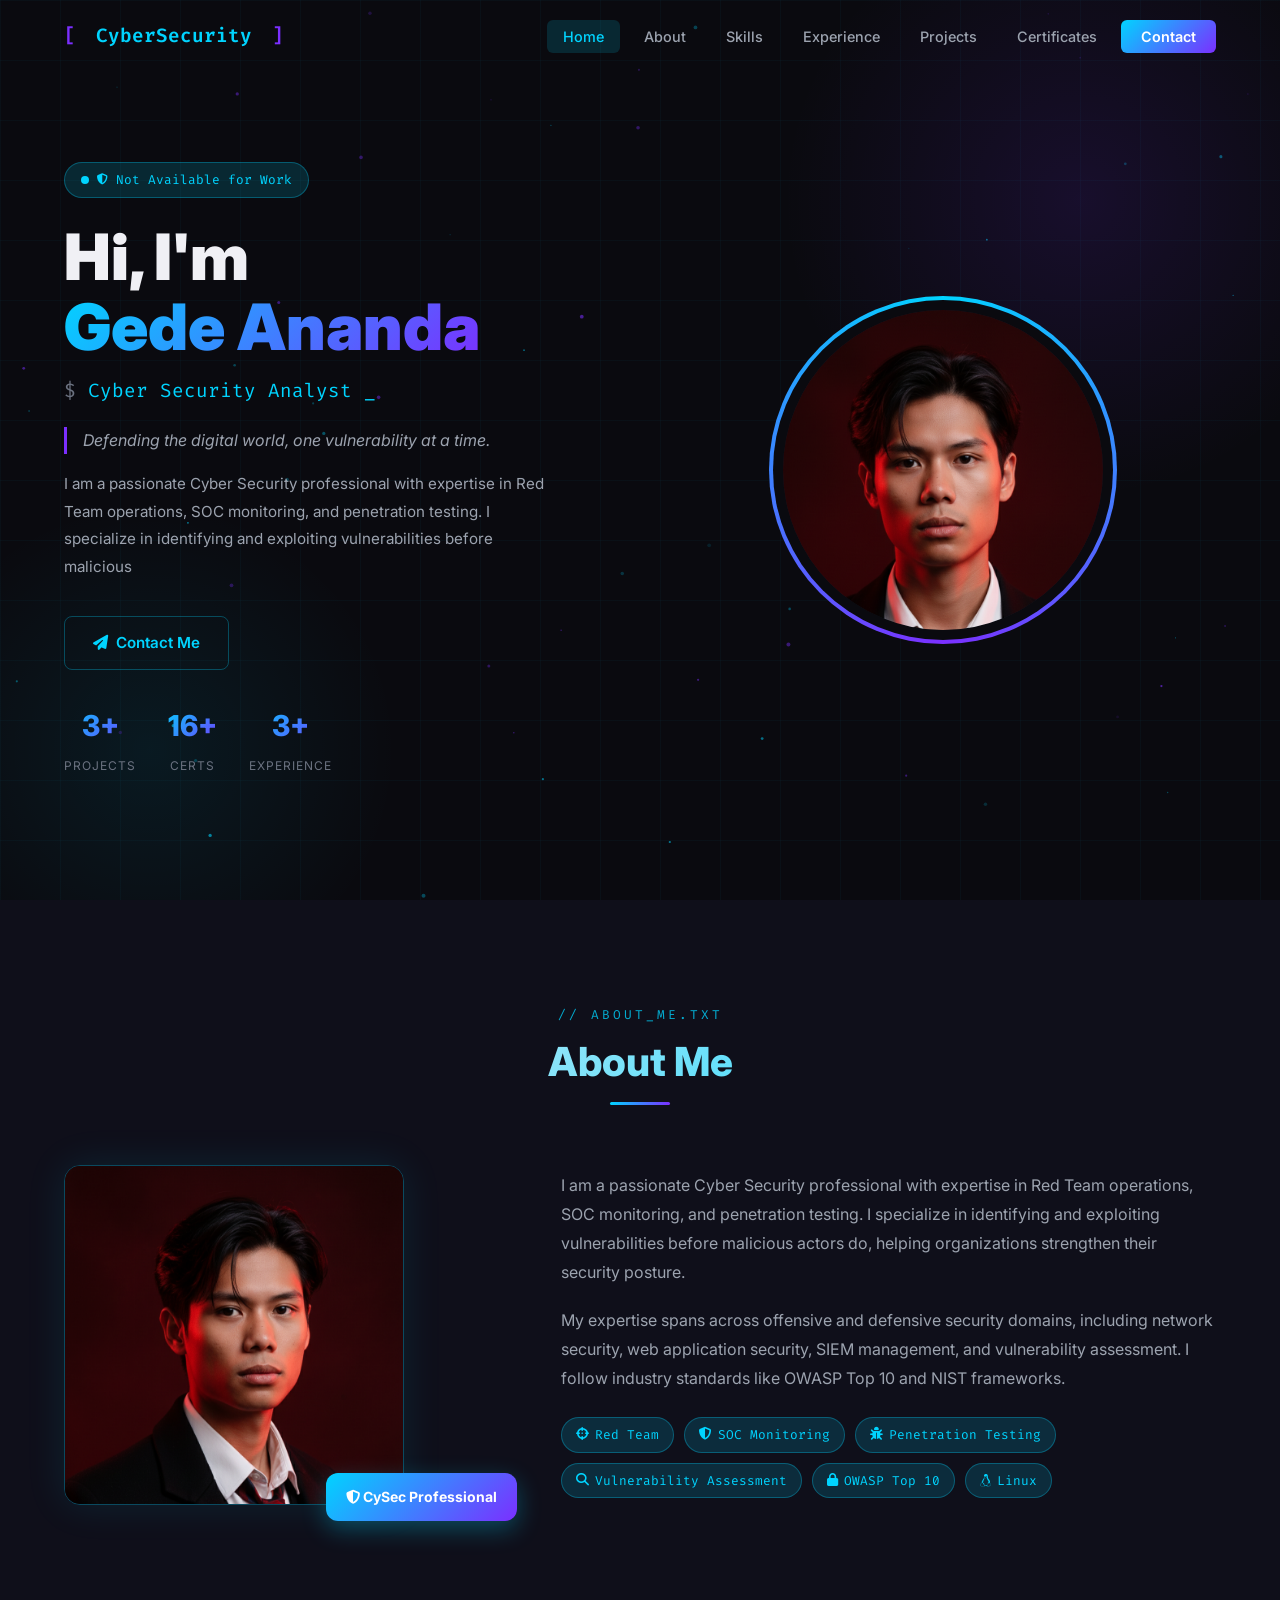
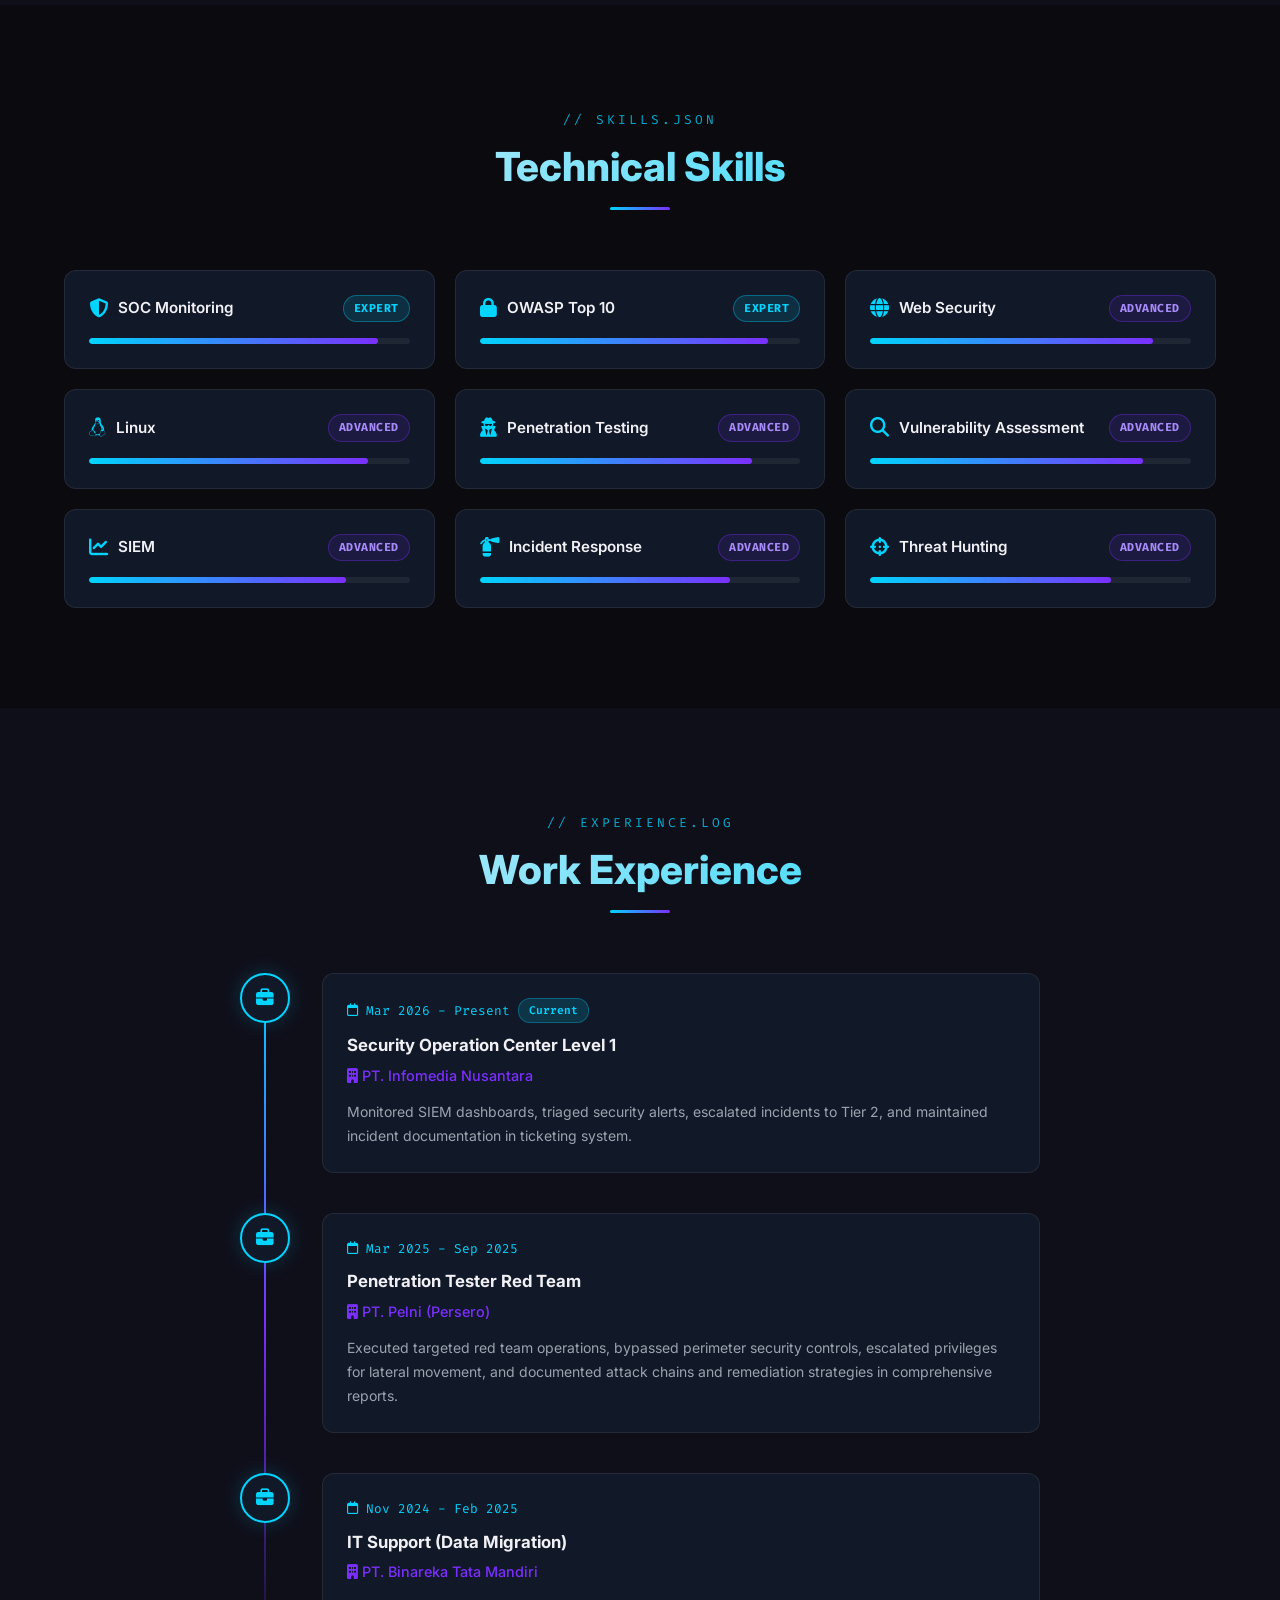
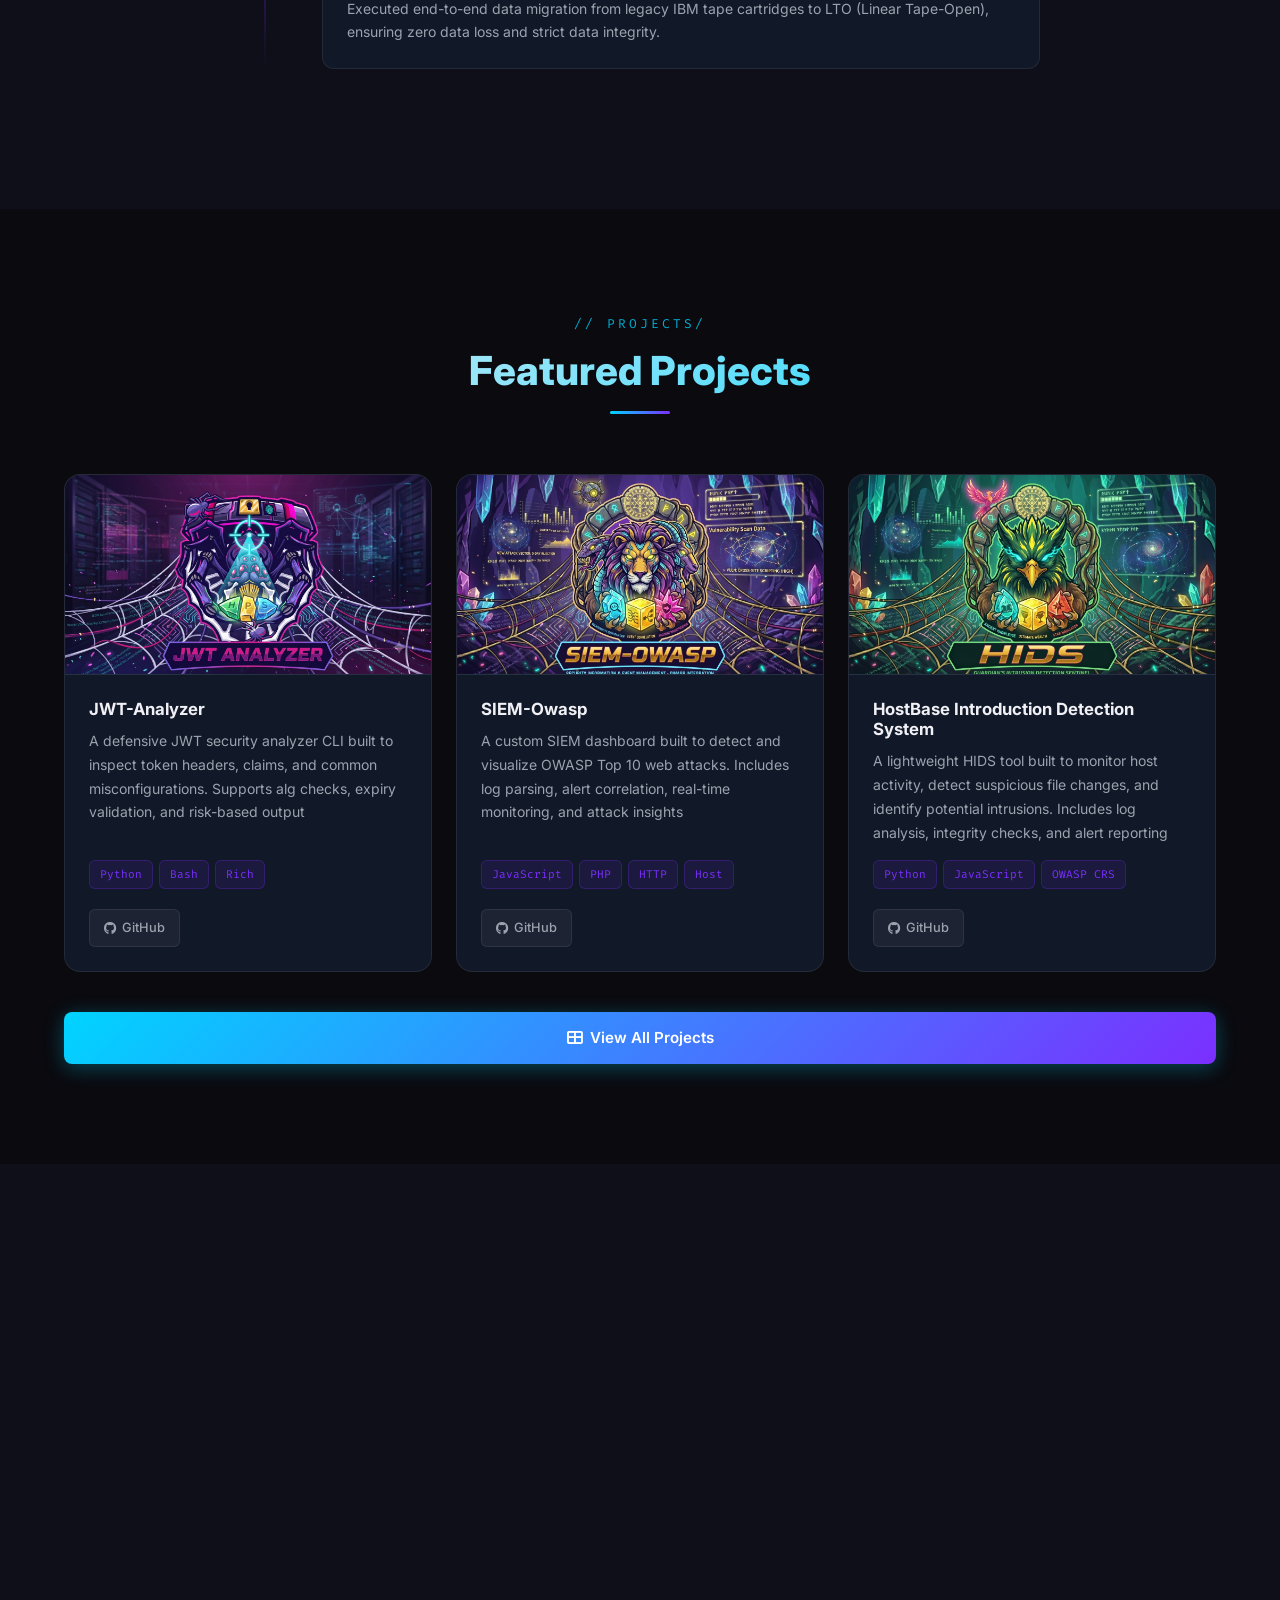
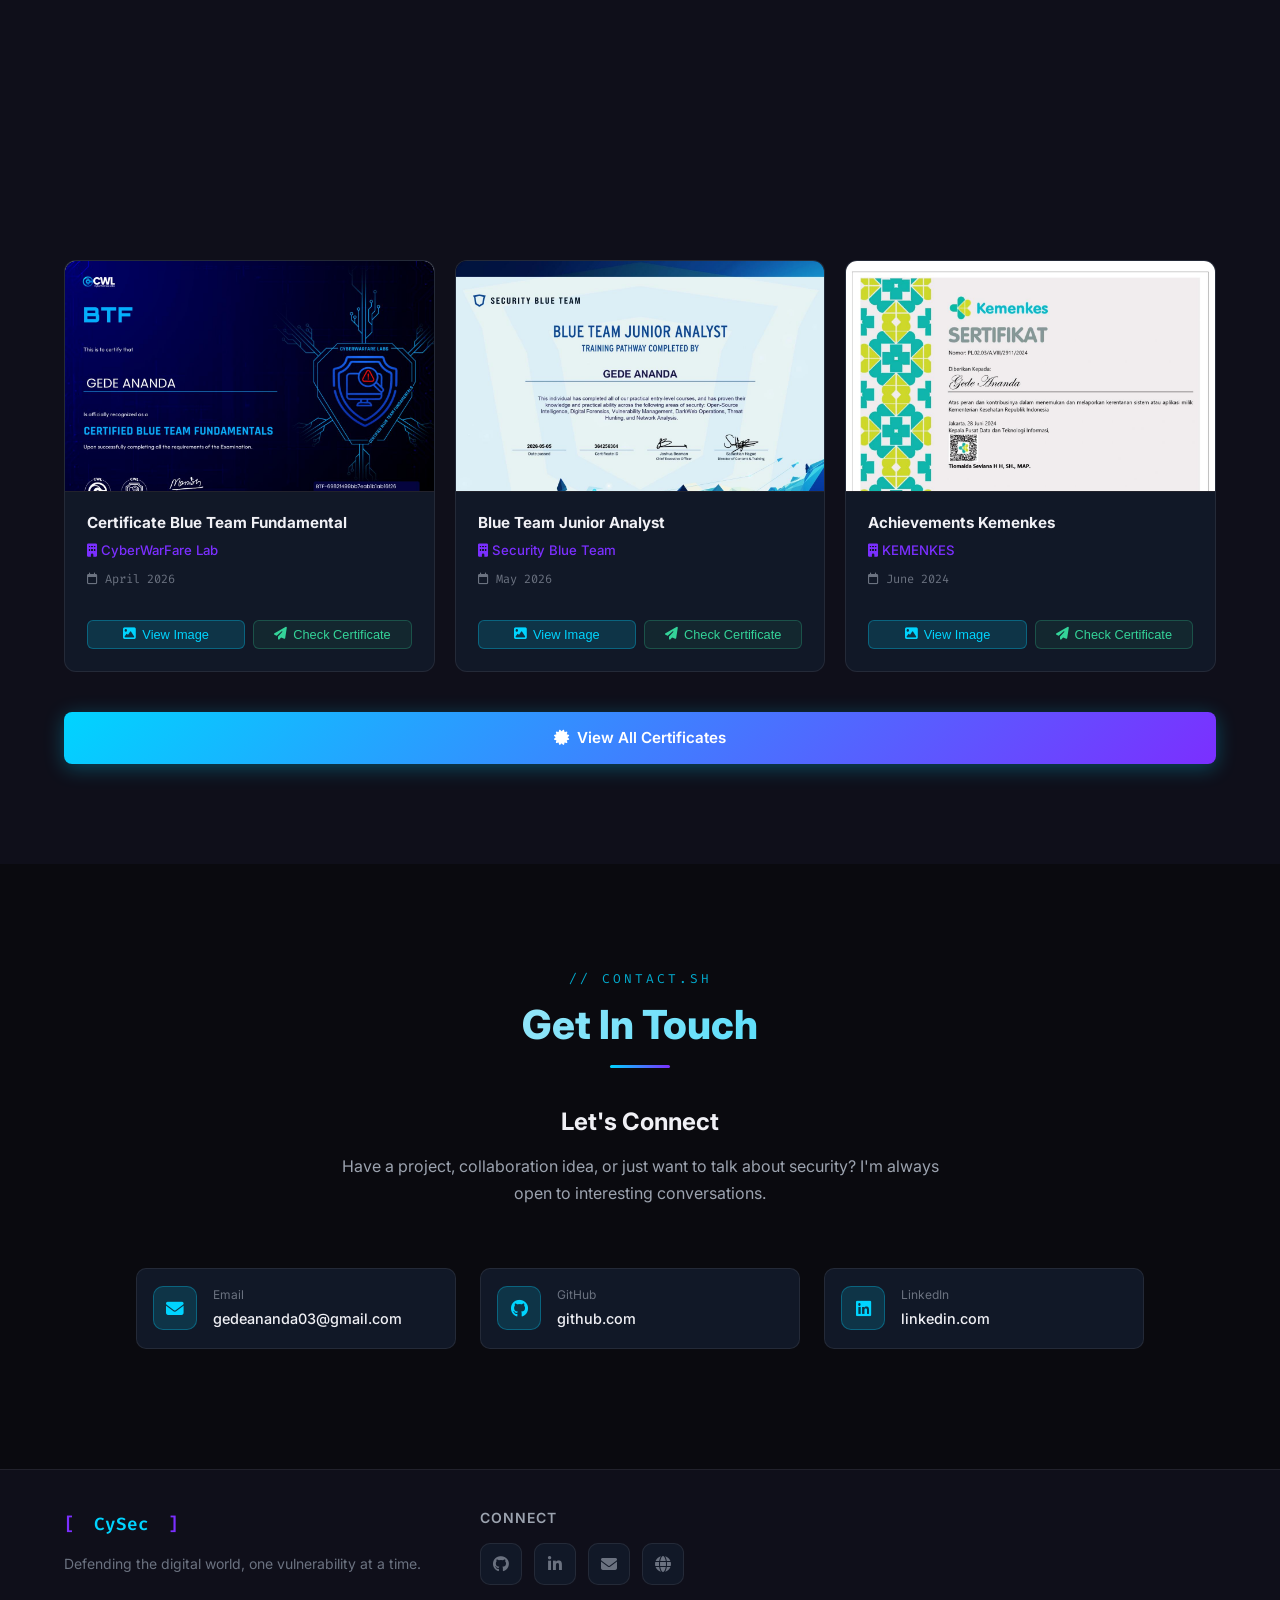
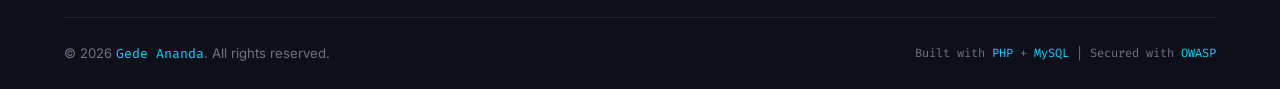
<file: index.html>
<!DOCTYPE html>
<html lang="en">

<head>
  <meta charset="UTF-8">
  <meta name="viewport" content="width=device-width, initial-scale=1.0">
  <title>Gede Ananda | Cyber Security Portfolio</title>
  <meta name="description" content="Defending the digital world, one vulnerability at a time.">
  <meta name="keywords" content="cyber security, penetration testing, SOC analyst, red team, portfolio">
  <meta name="robots" content="index, follow">
  <meta property="og:title" content="Gede Ananda | Cyber Security Portfolio">
  <meta property="og:description" content="Defending the digital world, one vulnerability at a time.">
  <meta property="og:type" content="website">

  <!-- Font Awesome -->
  <link rel="stylesheet" href="https://cdnjs.cloudflare.com/ajax/libs/font-awesome/6.5.0/css/all.min.css">
  <!-- Main CSS -->
  <link rel="stylesheet" href="assets/css/style.css">
  <!-- Cursor Particle Effect -->
  <link rel="stylesheet" href="assets/css/cursor-particles.css">

  <style>
    /* Input error state */
    .form-control.input-error {
      border-color: #ef4444;
      box-shadow: 0 0 0 3px rgba(239, 68, 68, 0.15);
    }

    /* back-to-top */
    #back-to-top {
      position: fixed;
      bottom: 28px;
      right: 28px;
      width: 44px;
      height: 44px;
      background: linear-gradient(135deg, var(--cyan), var(--purple));
      border-radius: 50%;
      display: flex;
      align-items: center;
      justify-content: center;
      color: #fff;
      font-size: 1rem;
      cursor: pointer;
      opacity: 0;
      pointer-events: none;
      transition: all .3s ease;
      z-index: 500;
      box-shadow: 0 4px 20px rgba(0, 212, 255, .3);
      border: none;
    }

    #back-to-top:hover {
      transform: translateY(-3px);
    }
  </style>
</head>

<body>

  <!-- Navbar -->
  <nav class="navbar" id="navbar">
    <div class="container">
      <a href="index.html" class="nav-logo">
        <span class="logo-bracket">[</span>
        &nbsp;CyberSecurity&nbsp;
        <span class="logo-bracket">]</span>
      </a>

      <ul class="nav-links" id="nav-links">
        <li><a href="#hero" class="active">Home</a></li>
        <li><a href="#about">About</a></li>
        <li><a href="#skills">Skills</a></li>
        <li><a href="#experience">Experience</a></li>
        <li><a href="#projects">Projects</a></li>
        <li><a href="#certificates">Certificates</a></li>
        <li><a href="#contact" class="nav-cta">Contact</a></li>
      </ul>

      <button class="nav-toggle" id="nav-toggle" aria-label="Toggle navigation">
        <span></span><span></span><span></span>
      </button>
    </div>
  </nav>

  <!-- ============================================================
     HERO SECTION
     ============================================================ -->
  <section class="hero" id="hero" data-cursor-theme="dark">
    <div class="hero-glow"></div>
    <canvas id="hero-canvas"
      style="position:absolute;inset:0;width:100%;height:100%;pointer-events:none;z-index:0;"></canvas>

    <div class="container">
      <!-- Left content -->
      <div class="hero-content">
        <div class="hero-badge">
          <i class="fas fa-shield-alt" style="font-size:.7rem"></i>
          Not Available for Work
        </div>

        <h1 class="hero-name">
          Hi, I'm<br>
          <span class="highlight">Gede Ananda</span>
        </h1>

        <div class="hero-title">
          <span style="color:var(--text-muted)">$ </span>
          <span class="typing-text"
            data-phrases='["Cyber Security Analyst","Penetration Tester","Red Team Operator","SOC Analyst","Ethical Hacker"]'></span>
          <span style="color:var(--cyan);animation:pulse 1s infinite">_</span>
        </div>

        <p class="hero-tagline">Defending the digital world, one vulnerability at a time.</p>

        <p class="hero-desc">
          I am a passionate Cyber Security professional with expertise in Red Team operations, SOC monitoring, and
          penetration testing. I specialize in identifying and exploiting vulnerabilities before malicious </p>

        <div class="hero-actions">
          <a href="#contact" class="btn btn-outline" id="btn-contact">
            <i class="fas fa-paper-plane"></i> Contact Me
          </a>
        </div>

        <div class="hero-stats">
          <div class="hero-stat">
            <span class="hero-stat-number counter-number" data-count="3" data-suffix="+">3+</span>
            <span class="hero-stat-label">Projects</span>
          </div>
          <div class="hero-stat">
            <span class="hero-stat-number counter-number" data-count="16" data-suffix="+">16+</span>
            <span class="hero-stat-label">Certs</span>
          </div>
          <div class="hero-stat">
            <span class="hero-stat-number counter-number" data-count="3" data-suffix="+">3+</span>
            <span class="hero-stat-label">Experience</span>
          </div>
        </div>
      </div>

      <!-- Right: avatar -->
      <div class="hero-image-wrap">
        <div class="hero-avatar-ring">
          <img src="assets/uploads/profile/profile1.png" alt="Gede Ananda" class="hero-avatar" id="hero-avatar">
        </div>
      </div>
    </div>
  </section>

  <!-- ============================================================
     ABOUT SECTION
     ============================================================ -->
  <section id="about" data-cursor-theme="blue">
    <div class="container">
      <div class="section-header reveal">
        <span class="section-label">// about_me.txt</span>
        <h2 class="section-title">About Me</h2>
        <div class="section-line"></div>
      </div>

      <div class="about-grid">
        <div class="about-image-wrap reveal">
          <img src="assets/uploads/profile/profile2.png" alt="Gede Ananda" class="about-avatar">
          <div class="about-badge">
            <i class="fas fa-shield-alt"></i> CySec Professional
          </div>
        </div>

        <div class="about-content reveal reveal-delay-1">
          <p>
            I am a passionate Cyber Security professional with expertise in Red Team operations, SOC monitoring, and
            penetration testing. I specialize in identifying and exploiting vulnerabilities before malicious actors do,
            helping organizations strengthen their security posture. </p>
          <p>My expertise spans across offensive and defensive security domains, including network security, web
            application security, SIEM management, and vulnerability assessment. I follow industry standards like OWASP
            Top 10 and NIST frameworks.</p>

          <div class="about-tags">
            <span class="about-tag"><i class="fas fa-crosshairs"></i> Red Team</span>
            <span class="about-tag"><i class="fas fa-shield-alt"></i> SOC Monitoring</span>
            <span class="about-tag"><i class="fas fa-bug"></i> Penetration Testing</span>
            <span class="about-tag"><i class="fas fa-search"></i> Vulnerability Assessment</span>
            <span class="about-tag"><i class="fas fa-lock"></i> OWASP Top 10</span>
            <span class="about-tag"><i class="fab fa-linux"></i> Linux</span>
          </div>
        </div>
      </div>
    </div>
  </section>

  <!-- ============================================================
     SKILLS SECTION
     ============================================================ -->
  <section id="skills" data-cursor-theme="dark">
    <div class="container">
      <div class="section-header reveal">
        <span class="section-label">// skills.json</span>
        <h2 class="section-title">Technical Skills</h2>
        <div class="section-line"></div>
      </div>

      <div class="skills-grid">
        <div class="skill-card reveal" style="transition-delay: 0s">
          <div class="skill-header">
            <div class="skill-name">
              <i class="fas fa-shield-alt"></i>
              SOC Monitoring
            </div>
            <span class="skill-level-text level-expert">
              Expert </span>
          </div>
          <div class="skill-bar">
            <div class="skill-fill" data-level="90"></div>
          </div>
        </div>
        <div class="skill-card reveal" style="transition-delay: 0.1s">
          <div class="skill-header">
            <div class="skill-name">
              <i class="fas fa-lock"></i>
              OWASP Top 10
            </div>
            <span class="skill-level-text level-expert">
              Expert </span>
          </div>
          <div class="skill-bar">
            <div class="skill-fill" data-level="90"></div>
          </div>
        </div>
        <div class="skill-card reveal" style="transition-delay: 0.2s">
          <div class="skill-header">
            <div class="skill-name">
              <i class="fas fa-globe"></i>
              Web Security
            </div>
            <span class="skill-level-text level-advanced">
              Advanced </span>
          </div>
          <div class="skill-bar">
            <div class="skill-fill" data-level="88"></div>
          </div>
        </div>
        <div class="skill-card reveal" style="transition-delay: 0.3s">
          <div class="skill-header">
            <div class="skill-name">
              <i class="fab fa-linux"></i>
              Linux
            </div>
            <span class="skill-level-text level-advanced">
              Advanced </span>
          </div>
          <div class="skill-bar">
            <div class="skill-fill" data-level="87"></div>
          </div>
        </div>
        <div class="skill-card reveal" style="transition-delay: 0s">
          <div class="skill-header">
            <div class="skill-name">
              <i class="fas fa-user-secret"></i>
              Penetration Testing
            </div>
            <span class="skill-level-text level-advanced">
              Advanced </span>
          </div>
          <div class="skill-bar">
            <div class="skill-fill" data-level="85"></div>
          </div>
        </div>
        <div class="skill-card reveal" style="transition-delay: 0.1s">
          <div class="skill-header">
            <div class="skill-name">
              <i class="fas fa-search"></i>
              Vulnerability Assessment
            </div>
            <span class="skill-level-text level-advanced">
              Advanced </span>
          </div>
          <div class="skill-bar">
            <div class="skill-fill" data-level="85"></div>
          </div>
        </div>
        <div class="skill-card reveal" style="transition-delay: 0.3s">
          <div class="skill-header">
            <div class="skill-name">
              <i class="fas fa-chart-line"></i>
              SIEM
            </div>
            <span class="skill-level-text level-advanced">
              Advanced </span>
          </div>
          <div class="skill-bar">
            <div class="skill-fill" data-level="80"></div>
          </div>
        </div>
        <div class="skill-card reveal" style="transition-delay: 0s">
          <div class="skill-header">
            <div class="skill-name">
              <i class="fas fa-fire-extinguisher"></i>
              Incident Response
            </div>
            <span class="skill-level-text level-advanced">
              Advanced </span>
          </div>
          <div class="skill-bar">
            <div class="skill-fill" data-level="78"></div>
          </div>
        </div>
        <div class="skill-card reveal" style="transition-delay: 0.1s">
          <div class="skill-header">
            <div class="skill-name">
              <i class="fas fa-crosshairs"></i>
              Threat Hunting
            </div>
            <span class="skill-level-text level-advanced">
              Advanced </span>
          </div>
          <div class="skill-bar">
            <div class="skill-fill" data-level="75"></div>
          </div>
        </div>
      </div>
    </div>
  </section>

  <!-- ============================================================
     EXPERIENCE SECTION
     ============================================================ -->
  <section id="experience" data-cursor-theme="purple">
    <div class="container">
      <div class="section-header reveal">
        <span class="section-label">// experience.log</span>
        <h2 class="section-title">Work Experience</h2>
        <div class="section-line"></div>
      </div>

      <div class="timeline">
        <div class="timeline-item reveal">
          <div class="timeline-dot"><i class="fas fa-briefcase"></i></div>
          <div class="timeline-card">
            <div class="timeline-period">
              <i class="far fa-calendar"></i>
              Mar 2026 - Present <span class="badge-current"> Current</span>
            </div>
            <div class="timeline-position">Security Operation Center Level 1</div>
            <div class="timeline-company"><i class="fas fa-building"></i> PT. Infomedia Nusantara</div>
            <div class="timeline-desc">Monitored SIEM dashboards, triaged security alerts, escalated incidents to Tier
              2, and maintained incident documentation in ticketing system.</div>
          </div>
        </div>
        <div class="timeline-item reveal">
          <div class="timeline-dot"><i class="fas fa-briefcase"></i></div>
          <div class="timeline-card">
            <div class="timeline-period">
              <i class="far fa-calendar"></i>
              Mar 2025 - Sep 2025
            </div>
            <div class="timeline-position">Penetration Tester Red Team</div>
            <div class="timeline-company"><i class="fas fa-building"></i> PT. Pelni (Persero)</div>
            <div class="timeline-desc">Executed targeted red team operations, bypassed perimeter security controls,
              escalated privileges for lateral movement, and documented attack chains and remediation strategies in
              comprehensive reports.</div>
          </div>
        </div>
        <div class="timeline-item reveal">
          <div class="timeline-dot"><i class="fas fa-briefcase"></i></div>
          <div class="timeline-card">
            <div class="timeline-period">
              <i class="far fa-calendar"></i>
              Nov 2024 - Feb 2025
            </div>
            <div class="timeline-position">IT Support (Data Migration)</div>
            <div class="timeline-company"><i class="fas fa-building"></i> PT. Binareka Tata Mandiri</div>
            <div class="timeline-desc">Executed end-to-end data migration from legacy IBM tape cartridges to LTO (Linear
              Tape-Open), ensuring zero data loss and strict data integrity.</div>
          </div>
        </div>
      </div>
    </div>
  </section>

  <!-- ============================================================
     PROJECTS SECTION
     ============================================================ -->
  <section id="projects" data-cursor-theme="dark">
    <div class="container">
      <div class="section-header reveal">
        <span class="section-label">// projects/</span>
        <h2 class="section-title">Featured Projects</h2>
        <div class="section-line"></div>
      </div>

      <div class="projects-grid">
        <div class="project-card reveal" style="transition-delay: 0s">
          <div class="project-image-placeholder">
            <img src="assets/uploads/project/JWT.png" alt="JWT-Analyzer" class="cert-image" loading="lazy">
          </div>

          <div class="project-body">
            <h3 class="project-title">JWT-Analyzer</h3>
            <p class="project-desc">
              A defensive JWT security analyzer CLI built to inspect token headers, claims, and common
              misconfigurations. Supports alg checks, expiry validation, and risk-based output </p>

            <div class="project-tech">
              <span class="tech-tag">Python</span>
              <span class="tech-tag">Bash</span>
              <span class="tech-tag">Rich</span>
            </div>

            <div class="project-links">
              <a href="https://github.com/nantzzsec/jwt-analyzer" target="_blank" rel="noopener noreferrer"
                class="project-link github">
                <i class="fab fa-github"></i> GitHub
              </a>
            </div>
          </div>
        </div>

        <div class="project-card reveal" style="transition-delay: 0.1s">
          <div class="project-image-placeholder">
            <img src="assets/uploads/project/SIEM-Owasp.png" alt="SIEM-Owasp" class="cert-image" loading="lazy">
          </div>
          <div class="project-body">
            <h3 class="project-title">SIEM-Owasp</h3>
            <p class="project-desc">
              A custom SIEM dashboard built to detect and visualize OWASP Top 10 web attacks. Includes log parsing,
              alert correlation, real-time monitoring, and attack insights</p>
            <div class="project-tech">
              <span class="tech-tag">JavaScript</span>
              <span class="tech-tag">PHP</span>
              <span class="tech-tag">HTTP</span>
              <span class="tech-tag">Host</span>
            </div>
            <div class="project-links">
              <a href="https://github.com/nantzzsec/SIEM_Owasp" target="_blank" rel="noopener noreferrer"
                class="project-link github">
                <i class="fab fa-github"></i> GitHub
              </a>
            </div>
          </div>
        </div>

        <div class="project-card reveal" style="transition-delay: 0.2s">
          <div class="project-image-placeholder">
            <img src="assets/uploads/project/HIDS.png" alt="HIDS" class="cert-image" loading="lazy">
          </div>
          <div class="project-body">
            <h3 class="project-title">HostBase Introduction Detection System</h3>
            <p class="project-desc">
              A lightweight HIDS tool built to monitor host activity, detect suspicious file changes, and identify
              potential intrusions. Includes log analysis, integrity checks, and alert reporting</p>
            <div class="project-tech">
              <span class="tech-tag">Python</span>
              <span class="tech-tag">JavaScript</span>
              <span class="tech-tag">OWASP CRS</span>
            </div>
            <div class="project-links">
              <a href="https://github.com/nantzzsec/HIDS" target="_blank" rel="noopener noreferrer"
                class="project-link github">
                <i class="fab fa-github"></i> GitHub
              </a>
            </div>
          </div>
        </div>
      </div>
      <a href="projects.html" class="btn btn-secoundary" id="btn-projects-submit"
        style="width:100%;justify-content:center">
        <i class="fas fa-th-large"></i> View All Projects
      </a>
    </div>
  </section>

  <!-- ============================================================
     CERTIFICATES SECTION
     ============================================================ -->
  <section id="certificates" data-cursor-theme="blue">
    <div class="container">
      <div class="section-header reveal">
        <span class="section-label">// certificates/</span>
        <h2 class="section-title">Certifications</h2>
        <div class="section-line"></div>
      </div>

      <div class="certs-grid">
        <div class="cert-card reveal" style="transition-delay: 0s">
          <div class="cert-image-wrap" data-lightbox-src="assets/uploads/certificates/CRTA.jpg"
            data-lightbox-title="Certified Red Team Analyst">
            <img src="assets/uploads/certificates/CRTA.jpg" alt="CRTA" class="cert-image" loading="lazy">
            <div class="cert-image-overlay">
              <i class="fas fa-expand-alt"></i>
              <span>View Full</span>
            </div>
          </div>
          <div class="cert-body">
            <div class="cert-title">Certified Red Team Analyst</div>
            <div class="cert-issuer"><i class="fas fa-building"></i> CyberWarfare Labs</div>
            <div class="cert-date"><i class="far fa-calendar"></i> July 2026</div>
            <div class="cert-actions">
              <button type="button" class="cert-link" data-lightbox-src="assets/uploads/certificates/CRTA.jpg"
                data-lightbox-title="CRTA">
                <i class="fas fa-image"></i> View Image
              </button>
              <button type="button" class="cert-check-link" data-cert-url="">
                <i class="fas fa-paper-plane"></i> Check Certificate
              </button>
            </div>
          </div>
        </div>

        <div class="cert-card reveal" style="transition-delay: 0s">
          <div class="cert-image-wrap" data-lightbox-src="assets/uploads/certificates/ADRTS.jpg"
            data-lightbox-title="ADRTS">
            <img src="assets/uploads/certificates/ADRTS.jpg" alt="ADRTS" class="cert-image" loading="lazy">
            <div class="cert-image-overlay">
              <i class="fas fa-expand-alt"></i>
              <span>View Full</span>
            </div>
          </div>
          <div class="cert-body">
            <div class="cert-title">Certified AD Red Team Specialist</div>
            <div class="cert-issuer"><i class="fas fa-building"></i> CyberWarfare Labs</div>
            <div class="cert-date"><i class="far fa-calendar"></i> July 2026</div>
            <div class="cert-actions">
              <button type="button" class="cert-link" data-lightbox-src="assets/uploads/certificates/ADRTS.jpg"
                data-lightbox-title="ADRTS">
                <i class="fas fa-image"></i> View Image
              </button>
              <button type="button" class="cert-check-link" data-cert-url="">
                <i class="fas fa-paper-plane"></i> Check Certificate
              </button>
            </div>
          </div>
        </div>

        <div class="cert-card reveal" style="transition-delay: 0s">
          <div class="cert-image-wrap" data-lightbox-src="assets/uploads/certificates/CAPT.jpg"
            data-lightbox-title="Certified Associate Penetration Tester">
            <img src="assets/uploads/certificates/CAPT.jpg" alt="Certified Associate Penetration Tester"
              class="cert-image" loading="lazy">
            <div class="cert-image-overlay">
              <i class="fas fa-expand-alt"></i>
              <span>View Full</span>
            </div>
          </div>
          <div class="cert-body">
            <div class="cert-title">Certified Associate Penetration Tester</div>
            <div class="cert-issuer"><i class="fas fa-building"></i> Hackviser</div>
            <div class="cert-date"><i class="far fa-calendar"></i> Aug 2025</div>
            <div class="cert-actions">
              <button type="button" class="cert-link" data-lightbox-src="assets/uploads/certificates/CAPT.jpg"
                data-lightbox-title="Certified Associate Penetration Tester">
                <i class="fas fa-image"></i> View Image
              </button>
              <button type="button" class="cert-check-link" data-cert-url="">
                <i class="fas fa-paper-plane"></i> Check Certificate
              </button>
            </div>
          </div>
        </div>

        <div class="cert-card reveal" style="transition-delay: 0s">
          <div class="cert-image-wrap" data-lightbox-src="assets/uploads/certificates/BTF.jpg"
            data-lightbox-title="Certificate Blue Team Fundamental">
            <img src="assets/uploads/certificates/BTF.jpg" alt="Certificate Blue Team Fundamental" class="cert-image"
              loading="lazy">
            <div class="cert-image-overlay">
              <i class="fas fa-expand-alt"></i>
              <span>View Full</span>
            </div>
          </div>
          <div class="cert-body">
            <div class="cert-title">Certificate Blue Team Fundamental</div>
            <div class="cert-issuer"><i class="fas fa-building"></i> CyberWarFare Lab</div>
            <div class="cert-date"><i class="far fa-calendar"></i> April 2026</div>
            <div class="cert-actions">
              <button type="button" class="cert-link" data-lightbox-src="assets/uploads/certificates/BTF.jpg"
                data-lightbox-title="Certificate Blue Team Fundamental">
                <i class="fas fa-image"></i> View Image
              </button>
              <button type="button" class="cert-check-link" data-cert-url="">
                <i class="fas fa-paper-plane"></i> Check Certificate
              </button>
            </div>
          </div>
        </div>

        <div class="cert-card reveal" style="transition-delay: 0s">
          <div class="cert-image-wrap" data-lightbox-src="assets/uploads/certificates/BTFA.jpg"
            data-lightbox-title="Blue Team Junior Analyst">
            <img src="assets/uploads/certificates/BTFA.jpg" alt="Blue Team Junior Analyst" class="cert-image"
              loading="lazy">
            <div class="cert-image-overlay">
              <i class="fas fa-expand-alt"></i>
              <span>View Full</span>
            </div>
          </div>
          <div class="cert-body">
            <div class="cert-title">Blue Team Junior Analyst</div>
            <div class="cert-issuer"><i class="fas fa-building"></i> Security Blue Team</div>
            <div class="cert-date"><i class="far fa-calendar"></i> May 2026</div>
            <div class="cert-actions">
              <button type="button" class="cert-link" data-lightbox-src="assets/uploads/certificates/BTFA.jpg"
                data-lightbox-title="Blue Team Junior Analyst">
                <i class="fas fa-image"></i> View Image
              </button>
              <button type="button" class="cert-check-link" data-cert-url="">
                <i class="fas fa-paper-plane"></i> Check Certificate
              </button>
            </div>
          </div>
        </div>

        <div class="cert-card reveal" style="transition-delay: 0s">
          <div class="cert-image-wrap" data-lightbox-src="assets/uploads/certificates/kemkes.jpg"
            data-lightbox-title="Achievements Kemenkes">
            <img src="assets/uploads/certificates/kemkes.jpg" alt="Achievements Kemenkes" class="cert-image"
              loading="lazy">
            <div class="cert-image-overlay">
              <i class="fas fa-expand-alt"></i>
              <span>View Full</span>
            </div>
          </div>
          <div class="cert-body">
            <div class="cert-title">Achievements Kemenkes</div>
            <div class="cert-issuer"><i class="fas fa-building"></i> KEMENKES</div>
            <div class="cert-date"><i class="far fa-calendar"></i> June 2024</div>
            <div class="cert-actions">
              <button type="button" class="cert-link" data-lightbox-src="assets/uploads/certificates/kemkes.jpg"
                data-lightbox-title="Achievements Kemenkes">
                <i class="fas fa-image"></i> View Image
              </button>
              <button type="button" class="cert-check-link" data-cert-url="">
                <i class="fas fa-paper-plane"></i> Check Certificate
              </button>
            </div>
          </div>
        </div>
      </div>
      <a href="certificates.html" class="btn btn-secoundary"
        style="width:100%;justify-content:center;margin-top:40px;"><i class="fas fa-certificate"></i> View All
        Certificates</a>
    </div>
  </section>

  <!-- ============================================================
     CONTACT SECTION
     ============================================================ -->
  <section id="contact" data-cursor-theme="dark">
    <div class="container">
      <div class="section-header reveal">
        <span class="section-label">// contact.sh</span>
        <h2 class="section-title">Get In Touch</h2>
        <div class="section-line"></div>
        <h3 style="margin-top: 40px; margin-bottom: 16px; font-size: 1.5rem; color: var(--text-primary);">Let's Connect
        </h3>
        <p style="color: var(--text-secondary); max-width: 600px; margin: 0 auto;">Have a project, collaboration idea,
          or just want to talk about security? I'm always open to interesting conversations.</p>
      </div>

      <div class="contact-grid">

        <div class="contact-item">
          <div class="contact-item-icon"><i class="fas fa-envelope"></i></div>
          <div class="contact-item-text">
            <span class="label">Email</span>
            <a href="mailto:gedeananda03@gmail.com" class="value">gedeananda03@gmail.com</a>
          </div>
        </div>

        <div class="contact-item">
          <div class="contact-item-icon"><i class="fab fa-github"></i></div>
          <div class="contact-item-text">
            <span class="label">GitHub</span>
            <a href="https://github.com/nantzzsec" target="_blank" rel="noopener noreferrer"
              class="value">github.com</a>
          </div>
        </div>

        <div class="contact-item">
          <div class="contact-item-icon"><i class="fab fa-linkedin"></i></div>
          <div class="contact-item-text">
            <span class="label">LinkedIn</span>
            <a href="https://linkedin.com/in/gede-ananda" target="_blank" rel="noopener noreferrer"
              class="value">linkedin.com</a>
          </div>
        </div>
      </div>
    </div>
  </section>

  <!-- ============================================================
     FOOTER
     ============================================================ -->
  <footer class="footer" data-cursor-theme="blue">
    <div class="container">
      <div class="footer-grid">
        <div class="footer-brand">
          <div class="nav-logo" style="margin-bottom:12px">
            <span class="logo-bracket">[</span>&nbsp;CySec&nbsp;<span class="logo-bracket">]</span>
          </div>
          <p>Defending the digital world, one vulnerability at a time.</p>
        </div>

        <div class="footer-links">
          <h4>Connect</h4>
          <div class="footer-socials">
            <a href="https://github.com/nantzzsec" class="social-link" target="_blank" rel="noopener noreferrer"
              title="GitHub" id="footer-github">
              <i class="fab fa-github"></i>
            </a>
            <a href="https://linkedin.com/in/gede-ananda" class="social-link" target="_blank" rel="noopener noreferrer"
              title="LinkedIn" id="footer-linkedin">
              <i class="fab fa-linkedin-in"></i>
            </a>
            <a href="mailto:gedeananda03@gmail.com" class="social-link" title="Email" id="footer-email">
              <i class="fas fa-envelope"></i>
            </a>
            <a href="https://gedeananda.com" class="social-link" target="_blank" rel="noopener noreferrer"
              title="Website" id="footer-website">
              <i class="fas fa-globe"></i>
            </a>
          </div>
        </div>
      </div>

      <div class="footer-bottom">
        <p class="footer-copy">
          &copy; 2026 <span>Gede Ananda</span>. All rights
          reserved.
        </p>
        <p class="footer-copy" style="font-family:var(--font-code);font-size:.75rem">
          Built with <span>PHP</span> + <span>MySQL</span> | Secured with <span>OWASP</span>
        </p>
      </div>
    </div>
  </footer>

  <!-- Back to top -->
  <button id="back-to-top" aria-label="Back to top" title="Back to top">
    <i class="fas fa-chevron-up"></i>
  </button>

  <script src="assets/js/main.js"></script>
  <!-- Cursor Particle Trail Effect (frontend only) -->
  <script src="assets/js/cursor-particles.js"></script>
</body>

</html>
</file>
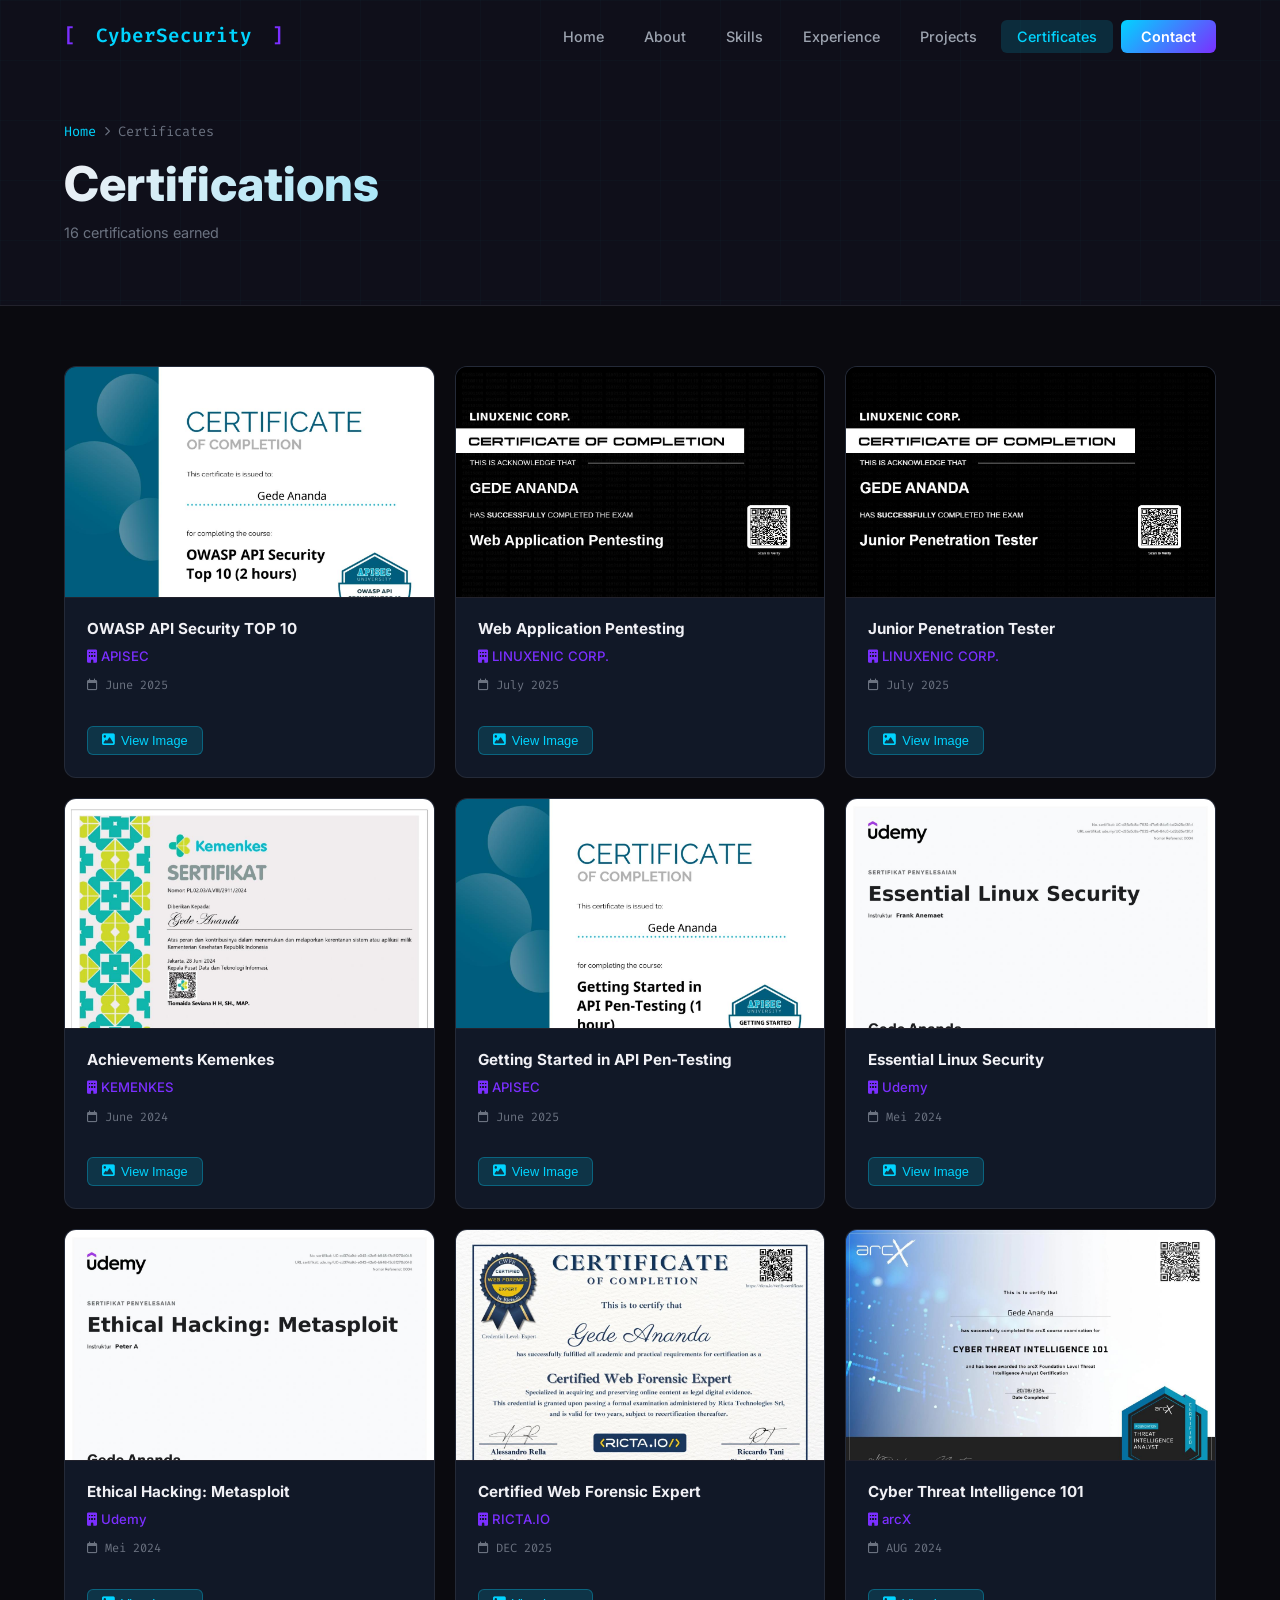
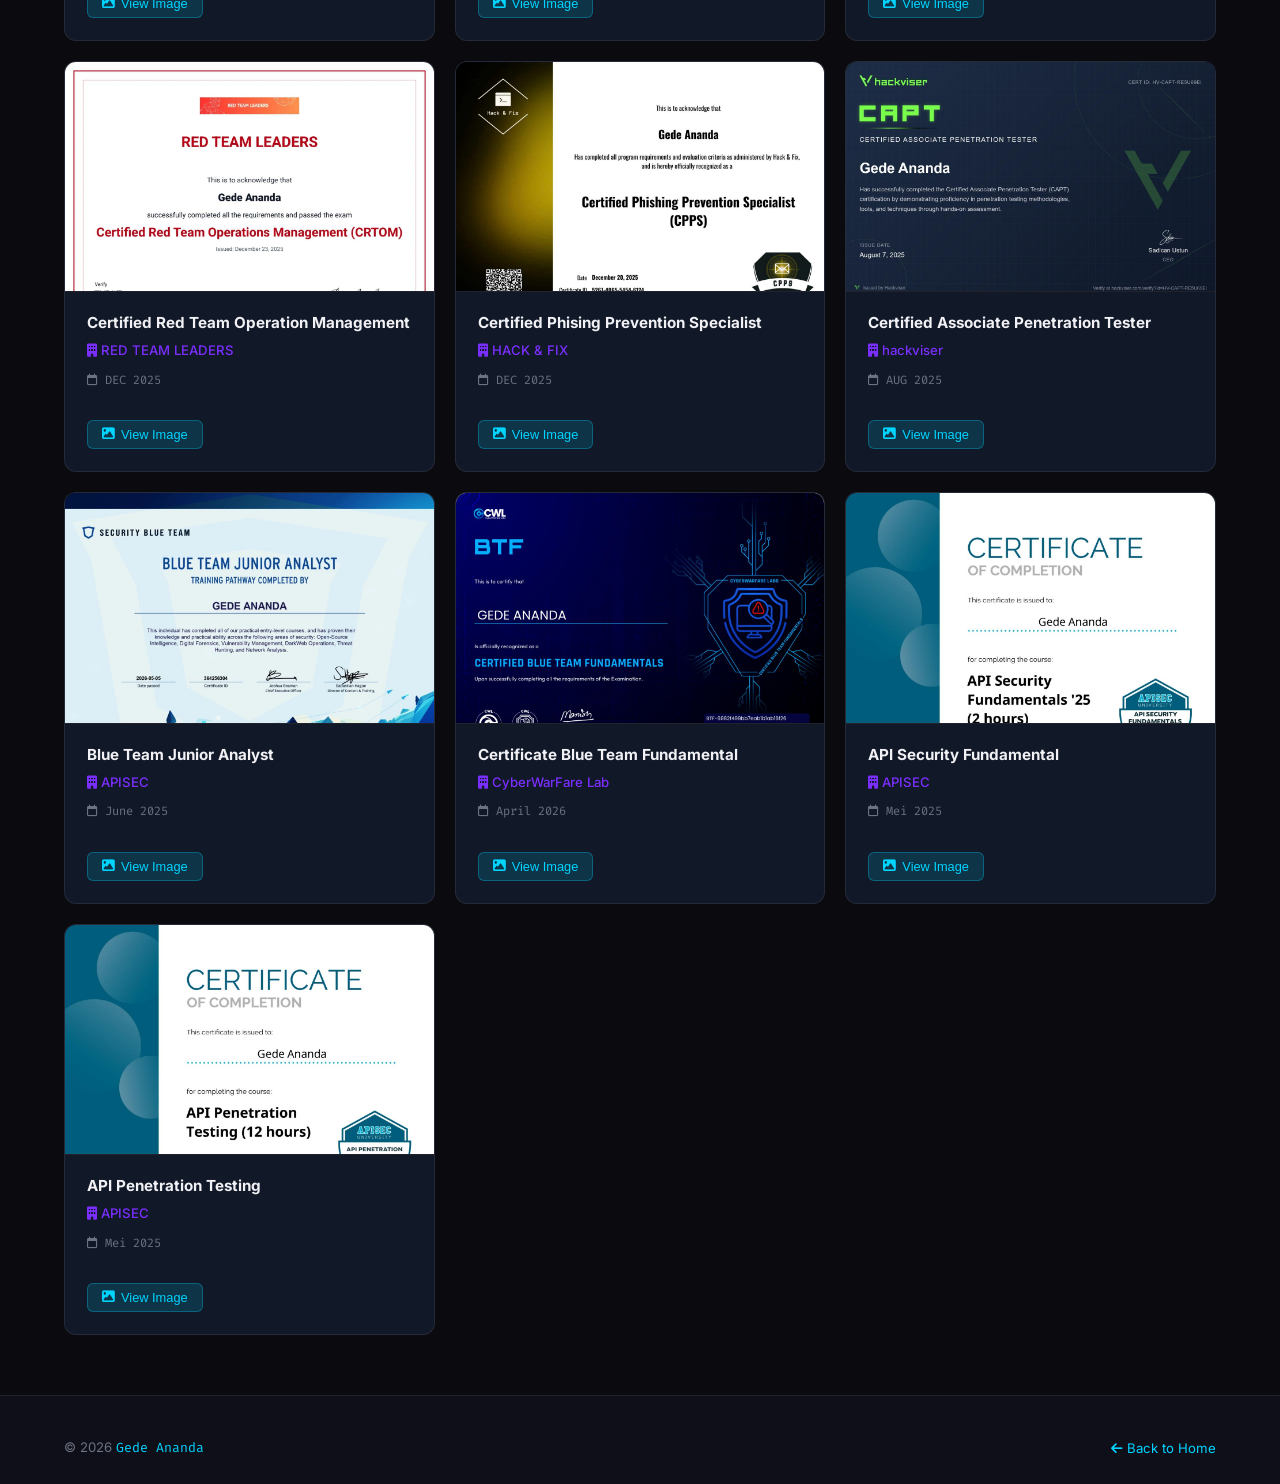
<file: certificate.html>
<!DOCTYPE html>
<html lang="en">

<head>
  <meta charset="UTF-8">
  <meta name="viewport" content="width=device-width, initial-scale=1.0">
  <title>Certificates | Gede Ananda</title>
  <meta name="description" content="Cyber security certifications including CompTIA Security+, CEH, OWASP and more.">
  <link rel="stylesheet" href="https://cdnjs.cloudflare.com/ajax/libs/font-awesome/6.5.0/css/all.min.css">
  <link rel="stylesheet" href="assets/css/style.css">
  <link rel="stylesheet" href="assets/css/cursor-particles.css">
</head>

<body>

  <nav class="navbar scrolled" id="navbar">
    <div class="container">
      <a href="index.html" class="nav-logo"><span class="logo-bracket">[</span>&nbsp;CyberSecurity&nbsp;<span
          class="logo-bracket">]</span></a>
      <ul class="nav-links" id="nav-links">
        <li><a href="index.html">Home</a></li>
        <li><a href="index.html#about">About</a></li>
        <li><a href="index.html#skills">Skills</a></li>
        <li><a href="index.html#experience">Experience</a></li>
        <li><a href="projects.html">Projects</a></li>
        <li><a href="certificates.html" class="active">Certificates</a></li>
        <li><a href="index.html#contact" class="nav-cta">Contact</a></li>
      </ul>
      <button class="nav-toggle" id="nav-toggle"><span></span><span></span><span></span></button>
    </div>
  </nav>

  <div class="page-header">
    <div class="container">
      <div class="breadcrumb">
        <a href="index.html">Home</a>
        <i class="fas fa-chevron-right" style="font-size:.6rem"></i>
        Certificates
      </div>
      <h1 class="page-header-title">Certifications</h1>
      <p style="color:var(--text-muted);margin-top:8px;font-size:.9rem">16 certifications earned</p>
    </div>
  </div>

  <section style="padding:60px 0" data-cursor-theme="blue">
    <div class="container">

      <div class="certs-grid">
        <div class="cert-card reveal" style="transition-delay:0s">
          <div class="cert-image-wrap" data-lightbox-src="assets/uploads/certificates/OAST.jpg"
            data-lightbox-title="OWASP API Security TOP 10">
            <img src="assets/uploads/certificates/OAST.jpg" alt="OWASP API Security TOP 10" class="cert-image"
              loading="lazy">
            <div class="cert-image-overlay">
              <i class="fas fa-expand-alt"></i>
              <span>View Full</span>
            </div>
          </div>
          <div class="cert-body">
            <div class="cert-title">OWASP API Security TOP 10</div>
            <div class="cert-issuer"><i class="fas fa-building"></i> APISEC</div>
            <div class="cert-date"><i class="far fa-calendar"></i> June 2025</div>
            <div style="display:flex;gap:8px;flex-wrap:wrap;margin-top:14px">
              <button type="button" class="cert-link" data-lightbox-src="assets/uploads/certificates/OAST.jpg"
                data-lightbox-title="OWASP API Security TOP 10">
                <i class="fas fa-image"></i> View Image
              </button>
            </div>
          </div>
        </div>

        <div class="cert-card reveal" style="transition-delay:0s">
          <div class="cert-image-wrap" data-lightbox-src="assets/uploads/certificates/LWAP.jpg"
            data-lightbox-title="Web Application Pentesting">
            <img src="assets/uploads/certificates/LWAP.jpg" alt="Web Application Pentesting" class="cert-image"
              loading="lazy">
            <div class="cert-image-overlay">
              <i class="fas fa-expand-alt"></i>
              <span>View Full</span>
            </div>
          </div>
          <div class="cert-body">
            <div class="cert-title">Web Application Pentesting</div>
            <div class="cert-issuer"><i class="fas fa-building"></i> LINUXENIC CORP.</div>
            <div class="cert-date"><i class="far fa-calendar"></i> July 2025</div>
            <div style="display:flex;gap:8px;flex-wrap:wrap;margin-top:14px">
              <button type="button" class="cert-link" data-lightbox-src="assets/uploads/certificates/LWAP.jpg"
                data-lightbox-title="Web Application Pentesting">
                <i class="fas fa-image"></i> View Image
              </button>
            </div>
          </div>
        </div>

        <div class="cert-card reveal" style="transition-delay:0s">
          <div class="cert-image-wrap" data-lightbox-src="assets/uploads/certificates/LJPT.jpg"
            data-lightbox-title="Junior Penetration Tester">
            <img src="assets/uploads/certificates/LJPT.jpg" alt="Junior Penetration Tester" class="cert-image"
              loading="lazy">
            <div class="cert-image-overlay">
              <i class="fas fa-expand-alt"></i>
              <span>View Full</span>
            </div>
          </div>
          <div class="cert-body">
            <div class="cert-title">Junior Penetration Tester</div>
            <div class="cert-issuer"><i class="fas fa-building"></i> LINUXENIC CORP.</div>
            <div class="cert-date"><i class="far fa-calendar"></i> July 2025</div>
            <div style="display:flex;gap:8px;flex-wrap:wrap;margin-top:14px">
              <button type="button" class="cert-link" data-lightbox-src="assets/uploads/certificates/LJPT.jpg"
                data-lightbox-title="Junior Penetration Tester">
                <i class="fas fa-image"></i> View Image
              </button>
            </div>
          </div>
        </div>

        <div class="cert-card reveal" style="transition-delay:0s">
          <div class="cert-image-wrap" data-lightbox-src="assets/uploads/certificates/kemkes.jpg"
            data-lightbox-title="Achievements Kemenkes">
            <img src="assets/uploads/certificates/kemkes.jpg" alt="Achievements Kemenkes" class="cert-image"
              loading="lazy">
            <div class="cert-image-overlay">
              <i class="fas fa-expand-alt"></i>
              <span>View Full</span>
            </div>
          </div>
          <div class="cert-body">
            <div class="cert-title">Achievements Kemenkes</div>
            <div class="cert-issuer"><i class="fas fa-building"></i> KEMENKES</div>
            <div class="cert-date"><i class="far fa-calendar"></i> June 2024</div>
            <div style="display:flex;gap:8px;flex-wrap:wrap;margin-top:14px">
              <button type="button" class="cert-link" data-lightbox-src="assets/uploads/certificates/kemkes.jpg"
                data-lightbox-title="Achievements Kemenkes">
                <i class="fas fa-image"></i> View Image
              </button>
            </div>
          </div>
        </div>

        <div class="cert-card reveal" style="transition-delay:0s">
          <div class="cert-image-wrap" data-lightbox-src="assets/uploads/certificates/GSAP.jpg"
            data-lightbox-title="Getting Started in API Pen-Testing">
            <img src="assets/uploads/certificates/GSAP.jpg" alt="Getting Started in API Pen-Testing" class="cert-image"
              loading="lazy">
            <div class="cert-image-overlay">
              <i class="fas fa-expand-alt"></i>
              <span>View Full</span>
            </div>
          </div>
          <div class="cert-body">
            <div class="cert-title">Getting Started in API Pen-Testing</div>
            <div class="cert-issuer"><i class="fas fa-building"></i> APISEC</div>
            <div class="cert-date"><i class="far fa-calendar"></i> June 2025</div>
            <div style="display:flex;gap:8px;flex-wrap:wrap;margin-top:14px">
              <button type="button" class="cert-link" data-lightbox-src="assets/uploads/certificates/GSAP.jpg"
                data-lightbox-title="Getting Started in API Pen-Testing">
                <i class="fas fa-image"></i> View Image
              </button>
            </div>
          </div>
        </div>

        <div class="cert-card reveal" style="transition-delay:0s">
          <div class="cert-image-wrap" data-lightbox-src="assets/uploads/certificates/ELS.jpg"
            data-lightbox-title="Essential Linux Security">
            <img src="assets/uploads/certificates/ELS.jpg" alt="Essential Linux Security" class="cert-image"
              loading="lazy">
            <div class="cert-image-overlay">
              <i class="fas fa-expand-alt"></i>
              <span>View Full</span>
            </div>
          </div>
          <div class="cert-body">
            <div class="cert-title">Essential Linux Security</div>
            <div class="cert-issuer"><i class="fas fa-building"></i> Udemy</div>
            <div class="cert-date"><i class="far fa-calendar"></i> Mei 2024</div>
            <div style="display:flex;gap:8px;flex-wrap:wrap;margin-top:14px">
              <button type="button" class="cert-link" data-lightbox-src="assets/uploads/certificates/ELS.jpg"
                data-lightbox-title="Essential Linux Security">
                <i class="fas fa-image"></i> View Image
              </button>
            </div>
          </div>
        </div>

        <div class="cert-card reveal" style="transition-delay:0s">
          <div class="cert-image-wrap" data-lightbox-src="assets/uploads/certificates/EHM.jpg"
            data-lightbox-title="Ethical Hacking: Metasploit">
            <img src="assets/uploads/certificates/EHM.jpg" alt="Ethical Hacking: Metasploit" class="cert-image"
              loading="lazy">
            <div class="cert-image-overlay">
              <i class="fas fa-expand-alt"></i>
              <span>View Full</span>
            </div>
          </div>
          <div class="cert-body">
            <div class="cert-title">Ethical Hacking: Metasploit</div>
            <div class="cert-issuer"><i class="fas fa-building"></i> Udemy</div>
            <div class="cert-date"><i class="far fa-calendar"></i> Mei 2024</div>
            <div style="display:flex;gap:8px;flex-wrap:wrap;margin-top:14px">
              <button type="button" class="cert-link" data-lightbox-src="assets/uploads/certificates/EHM.jpg"
                data-lightbox-title="Ethical Hacking: Metasploit">
                <i class="fas fa-image"></i> View Image
              </button>
            </div>
          </div>
        </div>

        <div class="cert-card reveal" style="transition-delay:0s">
          <div class="cert-image-wrap" data-lightbox-src="assets/uploads/certificates/CWFE.jpg"
            data-lightbox-title="Certified Web Forensic Expert">
            <img src="assets/uploads/certificates/CWFE.jpg" alt="Certified Web Forensic Expert" class="cert-image"
              loading="lazy">
            <div class="cert-image-overlay">
              <i class="fas fa-expand-alt"></i>
              <span>View Full</span>
            </div>
          </div>
          <div class="cert-body">
            <div class="cert-title">Certified Web Forensic Expert</div>
            <div class="cert-issuer"><i class="fas fa-building"></i> RICTA.IO</div>
            <div class="cert-date"><i class="far fa-calendar"></i> DEC 2025</div>
            <div style="display:flex;gap:8px;flex-wrap:wrap;margin-top:14px">
              <button type="button" class="cert-link" data-lightbox-src="assets/uploads/certificates/CWFE.jpg"
                data-lightbox-title="Certified Web Forensic Expert">
                <i class="fas fa-image"></i> View Image
              </button>
            </div>
          </div>
        </div>

        <div class="cert-card reveal" style="transition-delay:0s">
          <div class="cert-image-wrap" data-lightbox-src="assets/uploads/certificates/CTI.jpg"
            data-lightbox-title="Cyber Threat Intelligence 101">
            <img src="assets/uploads/certificates/CTI.jpg" alt="Cyber Threat Intelligence 101" class="cert-image"
              loading="lazy">
            <div class="cert-image-overlay">
              <i class="fas fa-expand-alt"></i>
              <span>View Full</span>
            </div>
          </div>
          <div class="cert-body">
            <div class="cert-title">Cyber Threat Intelligence 101</div>
            <div class="cert-issuer"><i class="fas fa-building"></i> arcX</div>
            <div class="cert-date"><i class="far fa-calendar"></i> AUG 2024</div>
            <div style="display:flex;gap:8px;flex-wrap:wrap;margin-top:14px">
              <button type="button" class="cert-link" data-lightbox-src="assets/uploads/certificates/CTI.jpg"
                data-lightbox-title="Cyber Threat Intelligence 101">
                <i class="fas fa-image"></i> View Image
              </button>
            </div>
          </div>
        </div>

        <div class="cert-card reveal" style="transition-delay:0s">
          <div class="cert-image-wrap" data-lightbox-src="assets/uploads/certificates/CRTOM.jpg"
            data-lightbox-title="Certified Red Team Operation Management">
            <img src="assets/uploads/certificates/CRTOM.jpg" alt="Certified Red Team Operation Management"
              class="cert-image" loading="lazy">
            <div class="cert-image-overlay">
              <i class="fas fa-expand-alt"></i>
              <span>View Full</span>
            </div>
          </div>
          <div class="cert-body">
            <div class="cert-title">Certified Red Team Operation Management</div>
            <div class="cert-issuer"><i class="fas fa-building"></i> RED TEAM LEADERS</div>
            <div class="cert-date"><i class="far fa-calendar"></i> DEC 2025</div>
            <div style="display:flex;gap:8px;flex-wrap:wrap;margin-top:14px">
              <button type="button" class="cert-link" data-lightbox-src="assets/uploads/certificates/CRTOM.jpg"
                data-lightbox-title="Certified Red Team Operation Management">
                <i class="fas fa-image"></i> View Image
              </button>
            </div>
          </div>
        </div>

        <div class="cert-card reveal" style="transition-delay:0s">
          <div class="cert-image-wrap" data-lightbox-src="assets/uploads/certificates/CPPS.jpg"
            data-lightbox-title="Certified Phising Prevention Specialist">
            <img src="assets/uploads/certificates/CPPS.jpg" alt="Certified Phising Prevention Specialist"
              class="cert-image" loading="lazy">
            <div class="cert-image-overlay">
              <i class="fas fa-expand-alt"></i>
              <span>View Full</span>
            </div>
          </div>
          <div class="cert-body">
            <div class="cert-title">Certified Phising Prevention Specialist</div>
            <div class="cert-issuer"><i class="fas fa-building"></i> HACK & FIX</div>
            <div class="cert-date"><i class="far fa-calendar"></i> DEC 2025</div>
            <div style="display:flex;gap:8px;flex-wrap:wrap;margin-top:14px">
              <button type="button" class="cert-link" data-lightbox-src="assets/uploads/certificates/CPPS.jpg"
                data-lightbox-title="Certified Phising Prevention Specialist">
                <i class="fas fa-image"></i> View Image
              </button>
            </div>
          </div>
        </div>

        <div class="cert-card reveal" style="transition-delay:0s">
          <div class="cert-image-wrap" data-lightbox-src="assets/uploads/certificates/CAPT.jpg"
            data-lightbox-title="Certified Associate Penetration Tester">
            <img src="assets/uploads/certificates/CAPT.jpg" alt="Certified Associate Penetration Tester"
              class="cert-image" loading="lazy">
            <div class="cert-image-overlay">
              <i class="fas fa-expand-alt"></i>
              <span>View Full</span>
            </div>
          </div>
          <div class="cert-body">
            <div class="cert-title">Certified Associate Penetration Tester</div>
            <div class="cert-issuer"><i class="fas fa-building"></i> hackviser</div>
            <div class="cert-date"><i class="far fa-calendar"></i> AUG 2025</div>
            <div style="display:flex;gap:8px;flex-wrap:wrap;margin-top:14px">
              <button type="button" class="cert-link" data-lightbox-src="assets/uploads/certificates/CAPT.jpg"
                data-lightbox-title="Certified Associate Penetration Tester">
                <i class="fas fa-image"></i> View Image
              </button>
            </div>
          </div>
        </div>

        <div class="cert-card reveal" style="transition-delay:0s">
          <div class="cert-image-wrap" data-lightbox-src="assets/uploads/certificates/BTFA.jpg"
            data-lightbox-title="Blue Team Junior Analyst">
            <img src="assets/uploads/certificates/BTFA.jpg" alt="Blue Team Junior Analyst" class="cert-image"
              loading="lazy">
            <div class="cert-image-overlay">
              <i class="fas fa-expand-alt"></i>
              <span>View Full</span>
            </div>
          </div>
          <div class="cert-body">
            <div class="cert-title">Blue Team Junior Analyst</div>
            <div class="cert-issuer"><i class="fas fa-building"></i> APISEC</div>
            <div class="cert-date"><i class="far fa-calendar"></i> June 2025</div>
            <div style="display:flex;gap:8px;flex-wrap:wrap;margin-top:14px">
              <button type="button" class="cert-link" data-lightbox-src="assets/uploads/certificates/BTFA.jpg"
                data-lightbox-title="Blue Team Junior Analyst">
                <i class="fas fa-image"></i> View Image
              </button>
            </div>
          </div>
        </div>

        <div class="cert-card reveal" style="transition-delay:0s">
          <div class="cert-image-wrap" data-lightbox-src="assets/uploads/certificates/BTF.jpg"
            data-lightbox-title="Certificate Blue Team Fundamental">
            <img src="assets/uploads/certificates/BTF.jpg" alt="Certificate Blue Team Fundamental" class="cert-image"
              loading="lazy">
            <div class="cert-image-overlay">
              <i class="fas fa-expand-alt"></i>
              <span>View Full</span>
            </div>
          </div>
          <div class="cert-body">
            <div class="cert-title">Certificate Blue Team Fundamental</div>
            <div class="cert-issuer"><i class="fas fa-building"></i> CyberWarFare Lab</div>
            <div class="cert-date"><i class="far fa-calendar"></i> April 2026</div>
            <div style="display:flex;gap:8px;flex-wrap:wrap;margin-top:14px">
              <button type="button" class="cert-link" data-lightbox-src="assets/uploads/certificates/BTF.jpg"
                data-lightbox-title="Certificate Blue Team Fundamental">
                <i class="fas fa-image"></i> View Image
              </button>
            </div>
          </div>
        </div>

        <div class="cert-card reveal" style="transition-delay:0s">
          <div class="cert-image-wrap" data-lightbox-src="assets/uploads/certificates/APISF.jpg"
            data-lightbox-title="API Security Fundamental">
            <img src="assets/uploads/certificates/APISF.jpg" alt="API Security Fundamental" class="cert-image"
              loading="lazy">
            <div class="cert-image-overlay">
              <i class="fas fa-expand-alt"></i>
              <span>View Full</span>
            </div>
          </div>
          <div class="cert-body">
            <div class="cert-title">API Security Fundamental</div>
            <div class="cert-issuer"><i class="fas fa-building"></i> APISEC</div>
            <div class="cert-date"><i class="far fa-calendar"></i> Mei 2025</div>
            <div style="display:flex;gap:8px;flex-wrap:wrap;margin-top:14px">
              <button type="button" class="cert-link" data-lightbox-src="assets/uploads/certificates/APISF.jpg"
                data-lightbox-title="API Security Fundamental">
                <i class="fas fa-image"></i> View Image
              </button>
            </div>
          </div>
        </div>

        <div class="cert-card reveal" style="transition-delay:0s">
          <div class="cert-image-wrap" data-lightbox-src="assets/uploads/certificates/APIPT.jpg"
            data-lightbox-title="API Penetration Testing">
            <img src="assets/uploads/certificates/APIPT.jpg" alt="API Penetration Testing" class="cert-image"
              loading="lazy">
            <div class="cert-image-overlay">
              <i class="fas fa-expand-alt"></i>
              <span>View Full</span>
            </div>
          </div>
          <div class="cert-body">
            <div class="cert-title">API Penetration Testing</div>
            <div class="cert-issuer"><i class="fas fa-building"></i> APISEC</div>
            <div class="cert-date"><i class="far fa-calendar"></i> Mei 2025</div>
            <div style="display:flex;gap:8px;flex-wrap:wrap;margin-top:14px">
              <button type="button" class="cert-link" data-lightbox-src="assets/uploads/certificates/APIPT.jpg"
                data-lightbox-title="API Penetration Testing">
                <i class="fas fa-image"></i> View Image
              </button>
            </div>
          </div>
        </div>


      </div>
    </div>
  </section>
  <footer class="footer" data-cursor-theme="blue">
    <div class="container">
      <div class="footer-bottom" style="border-top:none;padding-top:0">
        <p class="footer-copy">&copy; 2026 <span>Gede Ananda</span></p>
        <a href="index.html" class="footer-copy" style="color:var(--cyan)"><i class="fas fa-arrow-left"></i> Back to
          Home</a>
      </div>
    </div>
  </footer>

  <script src="assets/js/main.js"></script>
  <script src="assets/js/cursor-particles.js"></script>
</body>

</html>
</file>
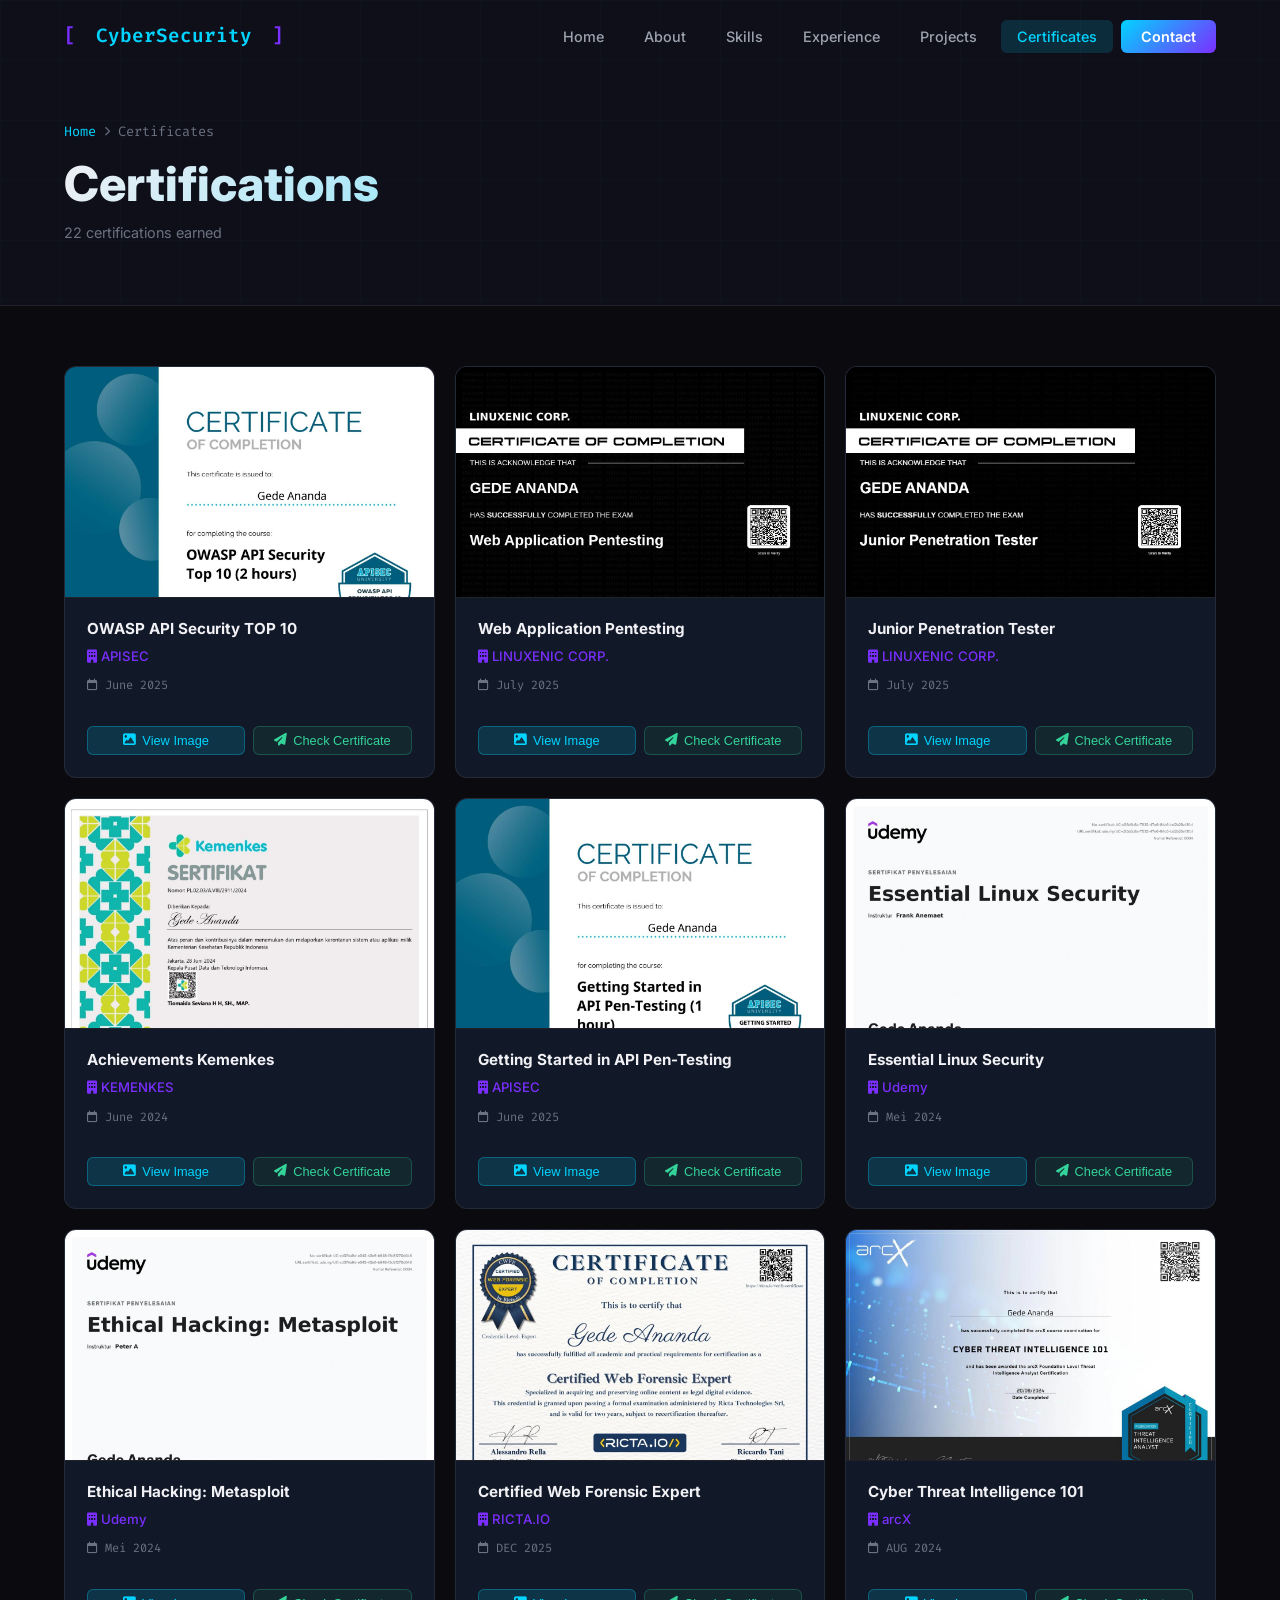
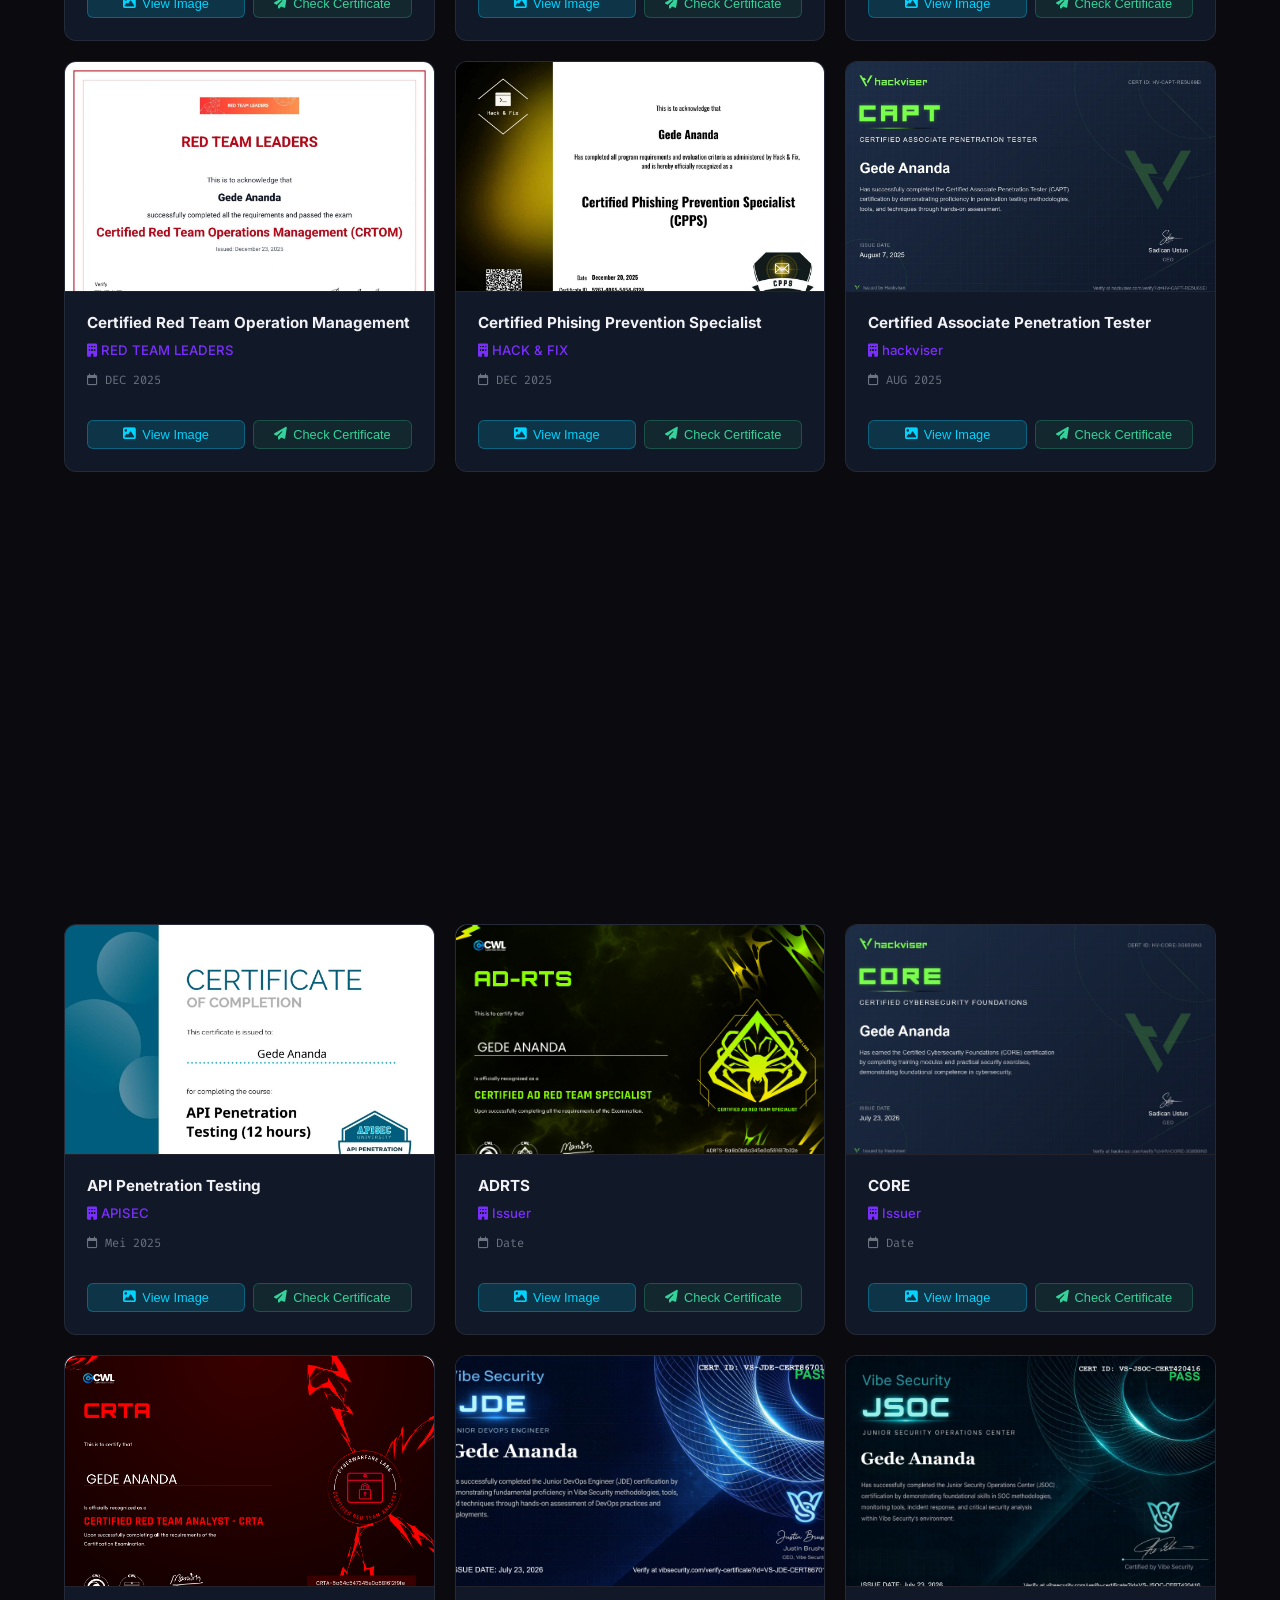
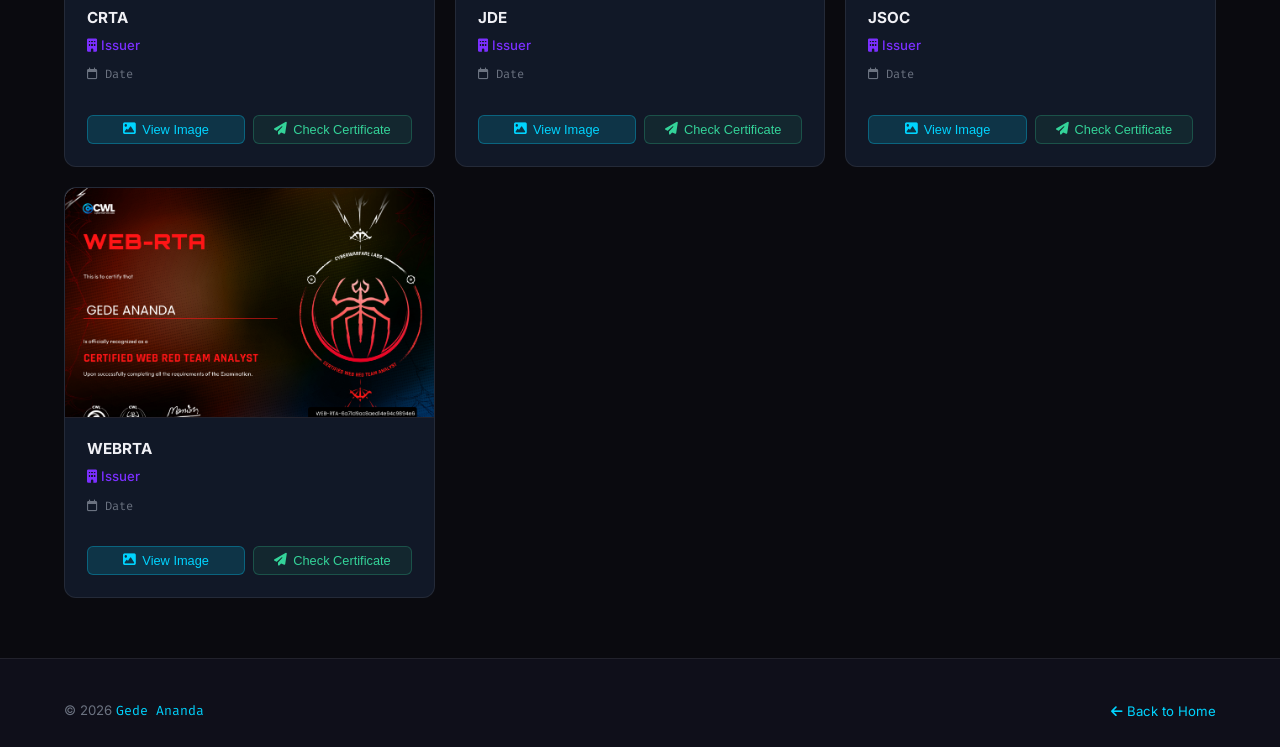
<file: certificates.html>
<!DOCTYPE html>
<html lang="en">

<head>
  <meta charset="UTF-8">
  <meta name="viewport" content="width=device-width, initial-scale=1.0">
  <title>Certificates | Gede Ananda</title>
  <meta name="description" content="Cyber security certifications including CompTIA Security+, CEH, OWASP and more.">
  <link rel="stylesheet" href="https://cdnjs.cloudflare.com/ajax/libs/font-awesome/6.5.0/css/all.min.css">
  <link rel="stylesheet" href="assets/css/style.css">
  <link rel="stylesheet" href="assets/css/cursor-particles.css">
</head>

<body>

  <nav class="navbar scrolled" id="navbar">
    <div class="container">
      <a href="index.html" class="nav-logo"><span class="logo-bracket">[</span>&nbsp;CyberSecurity&nbsp;<span
          class="logo-bracket">]</span></a>
      <ul class="nav-links" id="nav-links">
        <li><a href="index.html">Home</a></li>
        <li><a href="index.html#about">About</a></li>
        <li><a href="index.html#skills">Skills</a></li>
        <li><a href="index.html#experience">Experience</a></li>
        <li><a href="projects.html">Projects</a></li>
        <li><a href="certificates.html" class="active">Certificates</a></li>
        <li><a href="index.html#contact" class="nav-cta">Contact</a></li>
      </ul>
      <button class="nav-toggle" id="nav-toggle"><span></span><span></span><span></span></button>
    </div>
  </nav>

  <div class="page-header">
    <div class="container">
      <div class="breadcrumb">
        <a href="index.html">Home</a>
        <i class="fas fa-chevron-right" style="font-size:.6rem"></i>
        Certificates
      </div>
      <h1 class="page-header-title">Certifications</h1>
      <p style="color:var(--text-muted);margin-top:8px;font-size:.9rem">22 certifications earned</p>
    </div>
  </div>

  <section style="padding:60px 0" data-cursor-theme="blue">
    <div class="container">

      <div class="certs-grid">
        <div class="cert-card reveal" style="transition-delay:0s">
          <div class="cert-image-wrap" data-lightbox-src="assets/uploads/certificates/OAST.jpg"
            data-lightbox-title="OWASP API Security TOP 10">
            <img src="assets/uploads/certificates/OAST.jpg" alt="OWASP API Security TOP 10" class="cert-image"
              loading="lazy">
            <div class="cert-image-overlay">
              <i class="fas fa-expand-alt"></i>
              <span>View Full</span>
            </div>
          </div>
          <div class="cert-body">
            <div class="cert-title">OWASP API Security TOP 10</div>
            <div class="cert-issuer"><i class="fas fa-building"></i> APISEC</div>
            <div class="cert-date"><i class="far fa-calendar"></i> June 2025</div>
            <div class="cert-actions">
              <button type="button" class="cert-link" data-lightbox-src="assets/uploads/certificates/OAST.jpg"
                data-lightbox-title="OWASP API Security TOP 10">
                <i class="fas fa-image"></i> View Image
              </button>
              <button type="button" class="cert-check-link" data-cert-url="">
                <i class="fas fa-paper-plane"></i> Check Certificate
              </button>
            </div>
          </div>
        </div>

        <div class="cert-card reveal" style="transition-delay:0s">
          <div class="cert-image-wrap" data-lightbox-src="assets/uploads/certificates/LWAP.jpg"
            data-lightbox-title="Web Application Pentesting">
            <img src="assets/uploads/certificates/LWAP.jpg" alt="Web Application Pentesting" class="cert-image"
              loading="lazy">
            <div class="cert-image-overlay">
              <i class="fas fa-expand-alt"></i>
              <span>View Full</span>
            </div>
          </div>
          <div class="cert-body">
            <div class="cert-title">Web Application Pentesting</div>
            <div class="cert-issuer"><i class="fas fa-building"></i> LINUXENIC CORP.</div>
            <div class="cert-date"><i class="far fa-calendar"></i> July 2025</div>
            <div class="cert-actions">
              <button type="button" class="cert-link" data-lightbox-src="assets/uploads/certificates/LWAP.jpg"
                data-lightbox-title="Web Application Pentesting">
                <i class="fas fa-image"></i> View Image
              </button>
              <button type="button" class="cert-check-link" data-cert-url="">
                <i class="fas fa-paper-plane"></i> Check Certificate
              </button>
            </div>
          </div>
        </div>

        <div class="cert-card reveal" style="transition-delay:0s">
          <div class="cert-image-wrap" data-lightbox-src="assets/uploads/certificates/LJPT.jpg"
            data-lightbox-title="Junior Penetration Tester">
            <img src="assets/uploads/certificates/LJPT.jpg" alt="Junior Penetration Tester" class="cert-image"
              loading="lazy">
            <div class="cert-image-overlay">
              <i class="fas fa-expand-alt"></i>
              <span>View Full</span>
            </div>
          </div>
          <div class="cert-body">
            <div class="cert-title">Junior Penetration Tester</div>
            <div class="cert-issuer"><i class="fas fa-building"></i> LINUXENIC CORP.</div>
            <div class="cert-date"><i class="far fa-calendar"></i> July 2025</div>
            <div class="cert-actions">
              <button type="button" class="cert-link" data-lightbox-src="assets/uploads/certificates/LJPT.jpg"
                data-lightbox-title="Junior Penetration Tester">
                <i class="fas fa-image"></i> View Image
              </button>
              <button type="button" class="cert-check-link" data-cert-url="">
                <i class="fas fa-paper-plane"></i> Check Certificate
              </button>
            </div>
          </div>
        </div>

        <div class="cert-card reveal" style="transition-delay:0s">
          <div class="cert-image-wrap" data-lightbox-src="assets/uploads/certificates/kemkes.jpg"
            data-lightbox-title="Achievements Kemenkes">
            <img src="assets/uploads/certificates/kemkes.jpg" alt="Achievements Kemenkes" class="cert-image"
              loading="lazy">
            <div class="cert-image-overlay">
              <i class="fas fa-expand-alt"></i>
              <span>View Full</span>
            </div>
          </div>
          <div class="cert-body">
            <div class="cert-title">Achievements Kemenkes</div>
            <div class="cert-issuer"><i class="fas fa-building"></i> KEMENKES</div>
            <div class="cert-date"><i class="far fa-calendar"></i> June 2024</div>
            <div class="cert-actions">
              <button type="button" class="cert-link" data-lightbox-src="assets/uploads/certificates/kemkes.jpg"
                data-lightbox-title="Achievements Kemenkes">
                <i class="fas fa-image"></i> View Image
              </button>
              <button type="button" class="cert-check-link" data-cert-url="">
                <i class="fas fa-paper-plane"></i> Check Certificate
              </button>
            </div>
          </div>
        </div>

        <div class="cert-card reveal" style="transition-delay:0s">
          <div class="cert-image-wrap" data-lightbox-src="assets/uploads/certificates/GSAP.jpg"
            data-lightbox-title="Getting Started in API Pen-Testing">
            <img src="assets/uploads/certificates/GSAP.jpg" alt="Getting Started in API Pen-Testing" class="cert-image"
              loading="lazy">
            <div class="cert-image-overlay">
              <i class="fas fa-expand-alt"></i>
              <span>View Full</span>
            </div>
          </div>
          <div class="cert-body">
            <div class="cert-title">Getting Started in API Pen-Testing</div>
            <div class="cert-issuer"><i class="fas fa-building"></i> APISEC</div>
            <div class="cert-date"><i class="far fa-calendar"></i> June 2025</div>
            <div class="cert-actions">
              <button type="button" class="cert-link" data-lightbox-src="assets/uploads/certificates/GSAP.jpg"
                data-lightbox-title="Getting Started in API Pen-Testing">
                <i class="fas fa-image"></i> View Image
              </button>
              <button type="button" class="cert-check-link" data-cert-url="">
                <i class="fas fa-paper-plane"></i> Check Certificate
              </button>
            </div>
          </div>
        </div>

        <div class="cert-card reveal" style="transition-delay:0s">
          <div class="cert-image-wrap" data-lightbox-src="assets/uploads/certificates/ELS.jpg"
            data-lightbox-title="Essential Linux Security">
            <img src="assets/uploads/certificates/ELS.jpg" alt="Essential Linux Security" class="cert-image"
              loading="lazy">
            <div class="cert-image-overlay">
              <i class="fas fa-expand-alt"></i>
              <span>View Full</span>
            </div>
          </div>
          <div class="cert-body">
            <div class="cert-title">Essential Linux Security</div>
            <div class="cert-issuer"><i class="fas fa-building"></i> Udemy</div>
            <div class="cert-date"><i class="far fa-calendar"></i> Mei 2024</div>
            <div class="cert-actions">
              <button type="button" class="cert-link" data-lightbox-src="assets/uploads/certificates/ELS.jpg"
                data-lightbox-title="Essential Linux Security">
                <i class="fas fa-image"></i> View Image
              </button>
              <button type="button" class="cert-check-link" data-cert-url="">
                <i class="fas fa-paper-plane"></i> Check Certificate
              </button>
            </div>
          </div>
        </div>

        <div class="cert-card reveal" style="transition-delay:0s">
          <div class="cert-image-wrap" data-lightbox-src="assets/uploads/certificates/EHM.jpg"
            data-lightbox-title="Ethical Hacking: Metasploit">
            <img src="assets/uploads/certificates/EHM.jpg" alt="Ethical Hacking: Metasploit" class="cert-image"
              loading="lazy">
            <div class="cert-image-overlay">
              <i class="fas fa-expand-alt"></i>
              <span>View Full</span>
            </div>
          </div>
          <div class="cert-body">
            <div class="cert-title">Ethical Hacking: Metasploit</div>
            <div class="cert-issuer"><i class="fas fa-building"></i> Udemy</div>
            <div class="cert-date"><i class="far fa-calendar"></i> Mei 2024</div>
            <div class="cert-actions">
              <button type="button" class="cert-link" data-lightbox-src="assets/uploads/certificates/EHM.jpg"
                data-lightbox-title="Ethical Hacking: Metasploit">
                <i class="fas fa-image"></i> View Image
              </button>
              <button type="button" class="cert-check-link" data-cert-url="">
                <i class="fas fa-paper-plane"></i> Check Certificate
              </button>
            </div>
          </div>
        </div>

        <div class="cert-card reveal" style="transition-delay:0s">
          <div class="cert-image-wrap" data-lightbox-src="assets/uploads/certificates/CWFE.jpg"
            data-lightbox-title="Certified Web Forensic Expert">
            <img src="assets/uploads/certificates/CWFE.jpg" alt="Certified Web Forensic Expert" class="cert-image"
              loading="lazy">
            <div class="cert-image-overlay">
              <i class="fas fa-expand-alt"></i>
              <span>View Full</span>
            </div>
          </div>
          <div class="cert-body">
            <div class="cert-title">Certified Web Forensic Expert</div>
            <div class="cert-issuer"><i class="fas fa-building"></i> RICTA.IO</div>
            <div class="cert-date"><i class="far fa-calendar"></i> DEC 2025</div>
            <div class="cert-actions">
              <button type="button" class="cert-link" data-lightbox-src="assets/uploads/certificates/CWFE.jpg"
                data-lightbox-title="Certified Web Forensic Expert">
                <i class="fas fa-image"></i> View Image
              </button>
              <button type="button" class="cert-check-link" data-cert-url="">
                <i class="fas fa-paper-plane"></i> Check Certificate
              </button>
            </div>
          </div>
        </div>

        <div class="cert-card reveal" style="transition-delay:0s">
          <div class="cert-image-wrap" data-lightbox-src="assets/uploads/certificates/CTI.jpg"
            data-lightbox-title="Cyber Threat Intelligence 101">
            <img src="assets/uploads/certificates/CTI.jpg" alt="Cyber Threat Intelligence 101" class="cert-image"
              loading="lazy">
            <div class="cert-image-overlay">
              <i class="fas fa-expand-alt"></i>
              <span>View Full</span>
            </div>
          </div>
          <div class="cert-body">
            <div class="cert-title">Cyber Threat Intelligence 101</div>
            <div class="cert-issuer"><i class="fas fa-building"></i> arcX</div>
            <div class="cert-date"><i class="far fa-calendar"></i> AUG 2024</div>
            <div class="cert-actions">
              <button type="button" class="cert-link" data-lightbox-src="assets/uploads/certificates/CTI.jpg"
                data-lightbox-title="Cyber Threat Intelligence 101">
                <i class="fas fa-image"></i> View Image
              </button>
              <button type="button" class="cert-check-link" data-cert-url="">
                <i class="fas fa-paper-plane"></i> Check Certificate
              </button>
            </div>
          </div>
        </div>

        <div class="cert-card reveal" style="transition-delay:0s">
          <div class="cert-image-wrap" data-lightbox-src="assets/uploads/certificates/CRTOM.jpg"
            data-lightbox-title="Certified Red Team Operation Management">
            <img src="assets/uploads/certificates/CRTOM.jpg" alt="Certified Red Team Operation Management"
              class="cert-image" loading="lazy">
            <div class="cert-image-overlay">
              <i class="fas fa-expand-alt"></i>
              <span>View Full</span>
            </div>
          </div>
          <div class="cert-body">
            <div class="cert-title">Certified Red Team Operation Management</div>
            <div class="cert-issuer"><i class="fas fa-building"></i> RED TEAM LEADERS</div>
            <div class="cert-date"><i class="far fa-calendar"></i> DEC 2025</div>
            <div class="cert-actions">
              <button type="button" class="cert-link" data-lightbox-src="assets/uploads/certificates/CRTOM.jpg"
                data-lightbox-title="Certified Red Team Operation Management">
                <i class="fas fa-image"></i> View Image
              </button>
              <button type="button" class="cert-check-link" data-cert-url="">
                <i class="fas fa-paper-plane"></i> Check Certificate
              </button>
            </div>
          </div>
        </div>

        <div class="cert-card reveal" style="transition-delay:0s">
          <div class="cert-image-wrap" data-lightbox-src="assets/uploads/certificates/CPPS.jpg"
            data-lightbox-title="Certified Phising Prevention Specialist">
            <img src="assets/uploads/certificates/CPPS.jpg" alt="Certified Phising Prevention Specialist"
              class="cert-image" loading="lazy">
            <div class="cert-image-overlay">
              <i class="fas fa-expand-alt"></i>
              <span>View Full</span>
            </div>
          </div>
          <div class="cert-body">
            <div class="cert-title">Certified Phising Prevention Specialist</div>
            <div class="cert-issuer"><i class="fas fa-building"></i> HACK & FIX</div>
            <div class="cert-date"><i class="far fa-calendar"></i> DEC 2025</div>
            <div class="cert-actions">
              <button type="button" class="cert-link" data-lightbox-src="assets/uploads/certificates/CPPS.jpg"
                data-lightbox-title="Certified Phising Prevention Specialist">
                <i class="fas fa-image"></i> View Image
              </button>
              <button type="button" class="cert-check-link" data-cert-url="">
                <i class="fas fa-paper-plane"></i> Check Certificate
              </button>
            </div>
          </div>
        </div>

        <div class="cert-card reveal" style="transition-delay:0s">
          <div class="cert-image-wrap" data-lightbox-src="assets/uploads/certificates/CAPT.jpg"
            data-lightbox-title="Certified Associate Penetration Tester">
            <img src="assets/uploads/certificates/CAPT.jpg" alt="Certified Associate Penetration Tester"
              class="cert-image" loading="lazy">
            <div class="cert-image-overlay">
              <i class="fas fa-expand-alt"></i>
              <span>View Full</span>
            </div>
          </div>
          <div class="cert-body">
            <div class="cert-title">Certified Associate Penetration Tester</div>
            <div class="cert-issuer"><i class="fas fa-building"></i> hackviser</div>
            <div class="cert-date"><i class="far fa-calendar"></i> AUG 2025</div>
            <div class="cert-actions">
              <button type="button" class="cert-link" data-lightbox-src="assets/uploads/certificates/CAPT.jpg"
                data-lightbox-title="Certified Associate Penetration Tester">
                <i class="fas fa-image"></i> View Image
              </button>
              <button type="button" class="cert-check-link" data-cert-url="">
                <i class="fas fa-paper-plane"></i> Check Certificate
              </button>
            </div>
          </div>
        </div>

        <div class="cert-card reveal" style="transition-delay:0s">
          <div class="cert-image-wrap" data-lightbox-src="assets/uploads/certificates/BTFA.jpg"
            data-lightbox-title="Blue Team Junior Analyst">
            <img src="assets/uploads/certificates/BTFA.jpg" alt="Blue Team Junior Analyst" class="cert-image"
              loading="lazy">
            <div class="cert-image-overlay">
              <i class="fas fa-expand-alt"></i>
              <span>View Full</span>
            </div>
          </div>
          <div class="cert-body">
            <div class="cert-title">Blue Team Junior Analyst</div>
            <div class="cert-issuer"><i class="fas fa-building"></i> APISEC</div>
            <div class="cert-date"><i class="far fa-calendar"></i> June 2025</div>
            <div class="cert-actions">
              <button type="button" class="cert-link" data-lightbox-src="assets/uploads/certificates/BTFA.jpg"
                data-lightbox-title="Blue Team Junior Analyst">
                <i class="fas fa-image"></i> View Image
              </button>
              <button type="button" class="cert-check-link" data-cert-url="">
                <i class="fas fa-paper-plane"></i> Check Certificate
              </button>
            </div>
          </div>
        </div>

        <div class="cert-card reveal" style="transition-delay:0s">
          <div class="cert-image-wrap" data-lightbox-src="assets/uploads/certificates/BTF.jpg"
            data-lightbox-title="Certificate Blue Team Fundamental">
            <img src="assets/uploads/certificates/BTF.jpg" alt="Certificate Blue Team Fundamental" class="cert-image"
              loading="lazy">
            <div class="cert-image-overlay">
              <i class="fas fa-expand-alt"></i>
              <span>View Full</span>
            </div>
          </div>
          <div class="cert-body">
            <div class="cert-title">Certificate Blue Team Fundamental</div>
            <div class="cert-issuer"><i class="fas fa-building"></i> CyberWarFare Lab</div>
            <div class="cert-date"><i class="far fa-calendar"></i> April 2026</div>
            <div class="cert-actions">
              <button type="button" class="cert-link" data-lightbox-src="assets/uploads/certificates/BTF.jpg"
                data-lightbox-title="Certificate Blue Team Fundamental">
                <i class="fas fa-image"></i> View Image
              </button>
              <button type="button" class="cert-check-link" data-cert-url="">
                <i class="fas fa-paper-plane"></i> Check Certificate
              </button>
            </div>
          </div>
        </div>

        <div class="cert-card reveal" style="transition-delay:0s">
          <div class="cert-image-wrap" data-lightbox-src="assets/uploads/certificates/APISF.jpg"
            data-lightbox-title="API Security Fundamental">
            <img src="assets/uploads/certificates/APISF.jpg" alt="API Security Fundamental" class="cert-image"
              loading="lazy">
            <div class="cert-image-overlay">
              <i class="fas fa-expand-alt"></i>
              <span>View Full</span>
            </div>
          </div>
          <div class="cert-body">
            <div class="cert-title">API Security Fundamental</div>
            <div class="cert-issuer"><i class="fas fa-building"></i> APISEC</div>
            <div class="cert-date"><i class="far fa-calendar"></i> Mei 2025</div>
            <div class="cert-actions">
              <button type="button" class="cert-link" data-lightbox-src="assets/uploads/certificates/APISF.jpg"
                data-lightbox-title="API Security Fundamental">
                <i class="fas fa-image"></i> View Image
              </button>
              <button type="button" class="cert-check-link" data-cert-url="">
                <i class="fas fa-paper-plane"></i> Check Certificate
              </button>
            </div>
          </div>
        </div>

        <div class="cert-card reveal" style="transition-delay:0s">
          <div class="cert-image-wrap" data-lightbox-src="assets/uploads/certificates/APIPT.jpg"
            data-lightbox-title="API Penetration Testing">
            <img src="assets/uploads/certificates/APIPT.jpg" alt="API Penetration Testing" class="cert-image"
              loading="lazy">
            <div class="cert-image-overlay">
              <i class="fas fa-expand-alt"></i>
              <span>View Full</span>
            </div>
          </div>
          <div class="cert-body">
            <div class="cert-title">API Penetration Testing</div>
            <div class="cert-issuer"><i class="fas fa-building"></i> APISEC</div>
            <div class="cert-date"><i class="far fa-calendar"></i> Mei 2025</div>
            <div class="cert-actions">
              <button type="button" class="cert-link" data-lightbox-src="assets/uploads/certificates/APIPT.jpg"
                data-lightbox-title="API Penetration Testing">
                <i class="fas fa-image"></i> View Image
              </button>
              <button type="button" class="cert-check-link" data-cert-url="">
                <i class="fas fa-paper-plane"></i> Check Certificate
              </button>
            </div>
          </div>
        </div>

        <div class="cert-card reveal" style="transition-delay:0s">
          <div class="cert-image-wrap" data-lightbox-src="assets/uploads/certificates/ADRTS.jpg"
            data-lightbox-title="ADRTS">
            <img src="assets/uploads/certificates/ADRTS.jpg" alt="ADRTS" class="cert-image"
              loading="lazy">
            <div class="cert-image-overlay">
              <i class="fas fa-expand-alt"></i>
              <span>View Full</span>
            </div>
          </div>
          <div class="cert-body">
            <div class="cert-title">ADRTS</div>
            <div class="cert-issuer"><i class="fas fa-building"></i> Issuer</div>
            <div class="cert-date"><i class="far fa-calendar"></i> Date</div>
            <div class="cert-actions">
              <button type="button" class="cert-link" data-lightbox-src="assets/uploads/certificates/ADRTS.jpg"
                data-lightbox-title="ADRTS">
                <i class="fas fa-image"></i> View Image
              </button>
              <button type="button" class="cert-check-link" data-cert-url="">
                <i class="fas fa-paper-plane"></i> Check Certificate
              </button>
            </div>
          </div>
        </div>

        <div class="cert-card reveal" style="transition-delay:0s">
          <div class="cert-image-wrap" data-lightbox-src="assets/uploads/certificates/CORE.jpg"
            data-lightbox-title="CORE">
            <img src="assets/uploads/certificates/CORE.jpg" alt="CORE" class="cert-image"
              loading="lazy">
            <div class="cert-image-overlay">
              <i class="fas fa-expand-alt"></i>
              <span>View Full</span>
            </div>
          </div>
          <div class="cert-body">
            <div class="cert-title">CORE</div>
            <div class="cert-issuer"><i class="fas fa-building"></i> Issuer</div>
            <div class="cert-date"><i class="far fa-calendar"></i> Date</div>
            <div class="cert-actions">
              <button type="button" class="cert-link" data-lightbox-src="assets/uploads/certificates/CORE.jpg"
                data-lightbox-title="CORE">
                <i class="fas fa-image"></i> View Image
              </button>
              <button type="button" class="cert-check-link" data-cert-url="">
                <i class="fas fa-paper-plane"></i> Check Certificate
              </button>
            </div>
          </div>
        </div>

        <div class="cert-card reveal" style="transition-delay:0s">
          <div class="cert-image-wrap" data-lightbox-src="assets/uploads/certificates/CRTA.jpg"
            data-lightbox-title="CRTA">
            <img src="assets/uploads/certificates/CRTA.jpg" alt="CRTA" class="cert-image"
              loading="lazy">
            <div class="cert-image-overlay">
              <i class="fas fa-expand-alt"></i>
              <span>View Full</span>
            </div>
          </div>
          <div class="cert-body">
            <div class="cert-title">CRTA</div>
            <div class="cert-issuer"><i class="fas fa-building"></i> Issuer</div>
            <div class="cert-date"><i class="far fa-calendar"></i> Date</div>
            <div class="cert-actions">
              <button type="button" class="cert-link" data-lightbox-src="assets/uploads/certificates/CRTA.jpg"
                data-lightbox-title="CRTA">
                <i class="fas fa-image"></i> View Image
              </button>
              <button type="button" class="cert-check-link" data-cert-url="">
                <i class="fas fa-paper-plane"></i> Check Certificate
              </button>
            </div>
          </div>
        </div>

        <div class="cert-card reveal" style="transition-delay:0s">
          <div class="cert-image-wrap" data-lightbox-src="assets/uploads/certificates/JDE.png"
            data-lightbox-title="JDE">
            <img src="assets/uploads/certificates/JDE.png" alt="JDE" class="cert-image"
              loading="lazy">
            <div class="cert-image-overlay">
              <i class="fas fa-expand-alt"></i>
              <span>View Full</span>
            </div>
          </div>
          <div class="cert-body">
            <div class="cert-title">JDE</div>
            <div class="cert-issuer"><i class="fas fa-building"></i> Issuer</div>
            <div class="cert-date"><i class="far fa-calendar"></i> Date</div>
            <div class="cert-actions">
              <button type="button" class="cert-link" data-lightbox-src="assets/uploads/certificates/JDE.png"
                data-lightbox-title="JDE">
                <i class="fas fa-image"></i> View Image
              </button>
              <button type="button" class="cert-check-link" data-cert-url="">
                <i class="fas fa-paper-plane"></i> Check Certificate
              </button>
            </div>
          </div>
        </div>

        <div class="cert-card reveal" style="transition-delay:0s">
          <div class="cert-image-wrap" data-lightbox-src="assets/uploads/certificates/JSOC.png"
            data-lightbox-title="JSOC">
            <img src="assets/uploads/certificates/JSOC.png" alt="JSOC" class="cert-image"
              loading="lazy">
            <div class="cert-image-overlay">
              <i class="fas fa-expand-alt"></i>
              <span>View Full</span>
            </div>
          </div>
          <div class="cert-body">
            <div class="cert-title">JSOC</div>
            <div class="cert-issuer"><i class="fas fa-building"></i> Issuer</div>
            <div class="cert-date"><i class="far fa-calendar"></i> Date</div>
            <div class="cert-actions">
              <button type="button" class="cert-link" data-lightbox-src="assets/uploads/certificates/JSOC.png"
                data-lightbox-title="JSOC">
                <i class="fas fa-image"></i> View Image
              </button>
              <button type="button" class="cert-check-link" data-cert-url="">
                <i class="fas fa-paper-plane"></i> Check Certificate
              </button>
            </div>
          </div>
        </div>

        <div class="cert-card reveal" style="transition-delay:0s">
          <div class="cert-image-wrap" data-lightbox-src="assets/uploads/certificates/WEBRTA.jpg"
            data-lightbox-title="WEBRTA">
            <img src="assets/uploads/certificates/WEBRTA.jpg" alt="WEBRTA" class="cert-image"
              loading="lazy">
            <div class="cert-image-overlay">
              <i class="fas fa-expand-alt"></i>
              <span>View Full</span>
            </div>
          </div>
          <div class="cert-body">
            <div class="cert-title">WEBRTA</div>
            <div class="cert-issuer"><i class="fas fa-building"></i> Issuer</div>
            <div class="cert-date"><i class="far fa-calendar"></i> Date</div>
            <div class="cert-actions">
              <button type="button" class="cert-link" data-lightbox-src="assets/uploads/certificates/WEBRTA.jpg"
                data-lightbox-title="WEBRTA">
                <i class="fas fa-image"></i> View Image
              </button>
              <button type="button" class="cert-check-link" data-cert-url="">
                <i class="fas fa-paper-plane"></i> Check Certificate
              </button>
            </div>
          </div>
        </div>

      </div>
    </div>
  </section>
  <footer class="footer" data-cursor-theme="blue">
    <div class="container">
      <div class="footer-bottom" style="border-top:none;padding-top:0">
        <p class="footer-copy">&copy; 2026 <span>Gede Ananda</span></p>
        <a href="index.html" class="footer-copy" style="color:var(--cyan)"><i class="fas fa-arrow-left"></i> Back to
          Home</a>
      </div>
    </div>
  </footer>

  <script src="assets/js/main.js"></script>
  <script src="assets/js/cursor-particles.js"></script>
</body>

</html>
</file>
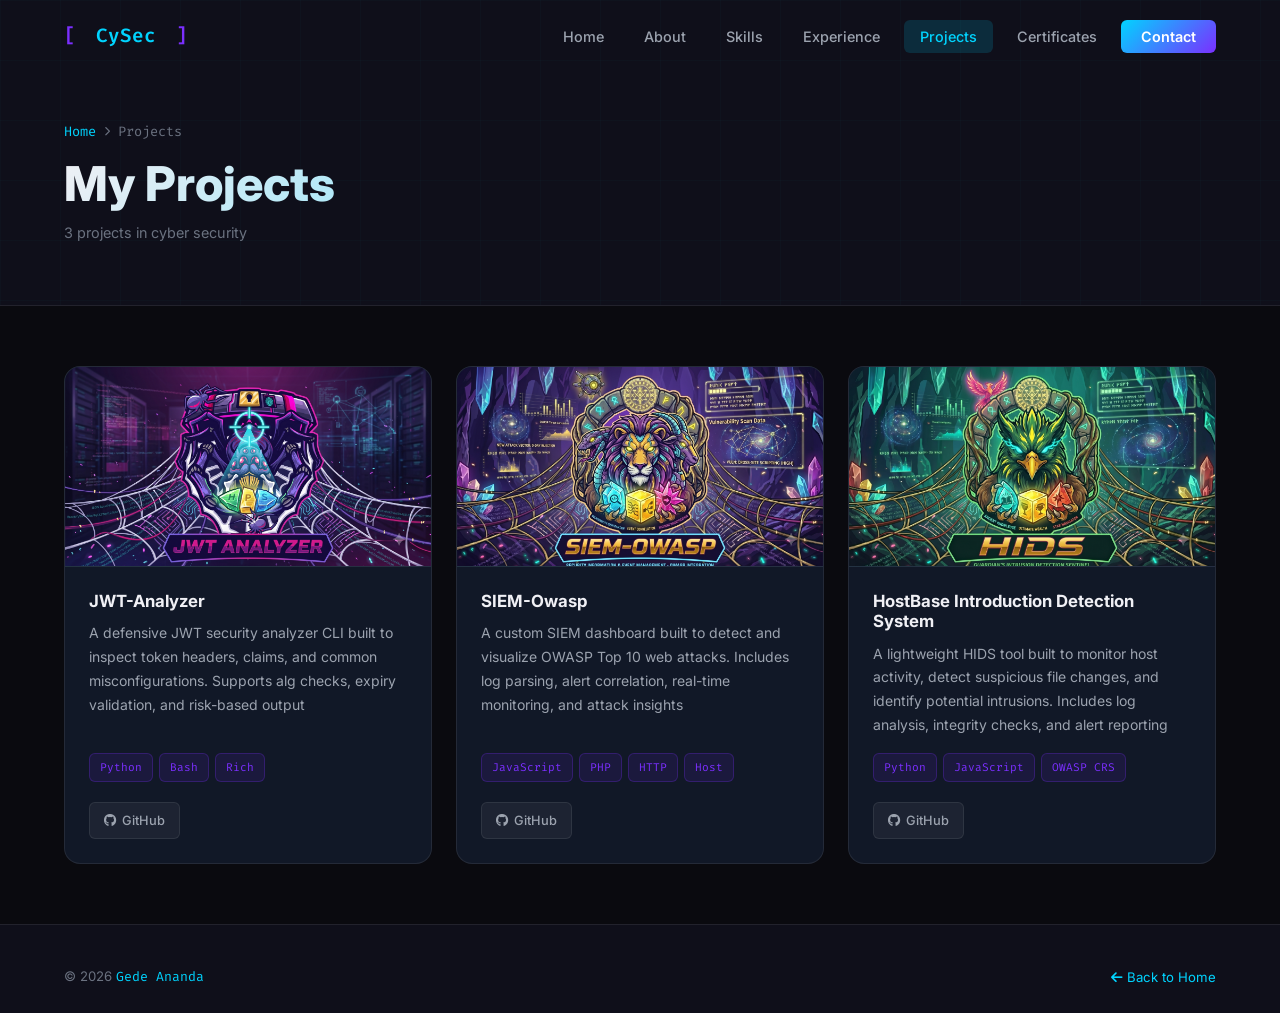
<file: project.html>
<!DOCTYPE html>
<html lang="en">

<head>
  <meta charset="UTF-8">
  <meta name="viewport" content="width=device-width, initial-scale=1.0">
  <title>Projects | Gede Ananda</title>
  <meta name="description"
    content="Cyber security projects including penetration testing, SIEM, vulnerability assessment tools.">
  <link rel="stylesheet" href="https://cdnjs.cloudflare.com/ajax/libs/font-awesome/6.5.0/css/all.min.css">
  <link rel="stylesheet" href="assets/css/style.css">
  <link rel="stylesheet" href="assets/css/cursor-particles.css">
</head>

<body>

  <nav class="navbar scrolled" id="navbar">
    <div class="container">
      <a href="index.html" class="nav-logo"><span class="logo-bracket">[</span>&nbsp;CySec&nbsp;<span
          class="logo-bracket">]</span></a>
      <ul class="nav-links" id="nav-links">
        <li><a href="index.html">Home</a></li>
        <li><a href="index.html#about">About</a></li>
        <li><a href="index.html#skills">Skills</a></li>
        <li><a href="index.html#experience">Experience</a></li>
        <li><a href="projects.html" class="active">Projects</a></li>
        <li><a href="certificates.html">Certificates</a></li>
        <li><a href="index.html#contact" class="nav-cta">Contact</a></li>
      </ul>
      <button class="nav-toggle" id="nav-toggle"><span></span><span></span><span></span></button>
    </div>
  </nav>

  <!-- Page Header -->
  <div class="page-header">
    <div class="container">
      <div class="breadcrumb">
        <a href="index.html">Home</a>
        <i class="fas fa-chevron-right" style="font-size:.6rem"></i>
        Projects
      </div>
      <h1 class="page-header-title">My Projects</h1>
      <p style="color:var(--text-muted);margin-top:8px;font-size:.9rem">
        3 projects in cyber security
      </p>
    </div>
  </div>

  <section style="padding:60px 0" data-cursor-theme="dark">
    <div class="container">
      <div class="projects-grid">
        <div class="project-card reveal" style="transition-delay: 0s">
          <div class="project-image-placeholder">
            <img src="assets/uploads/project/JWT.png" alt="JWT-Analyzer" class="cert-image" loading="lazy">
          </div>

          <div class="project-body">
            <h3 class="project-title">JWT-Analyzer</h3>
            <p class="project-desc">
              A defensive JWT security analyzer CLI built to inspect token headers, claims, and common
              misconfigurations. Supports alg checks, expiry validation, and risk-based output </p>

            <div class="project-tech">
              <span class="tech-tag">Python</span>
              <span class="tech-tag">Bash</span>
              <span class="tech-tag">Rich</span>
            </div>

            <div class="project-links">
              <a href="https://github.com/nantzzsec/jwt-analyzer" target="_blank" rel="noopener noreferrer"
                class="project-link github">
                <i class="fab fa-github"></i> GitHub
              </a>
            </div>
          </div>
        </div>

        <div class="project-card reveal" style="transition-delay: 0.1s">
          <div class="project-image-placeholder">
            <img src="assets/uploads/project/SIEM-Owasp.png" alt="SIEM-Owasp" class="cert-image" loading="lazy">
          </div>
          <div class="project-body">
            <h3 class="project-title">SIEM-Owasp</h3>
            <p class="project-desc">
              A custom SIEM dashboard built to detect and visualize OWASP Top 10 web attacks. Includes log parsing,
              alert correlation, real-time monitoring, and attack insights</p>
            <div class="project-tech">
              <span class="tech-tag">JavaScript</span>
              <span class="tech-tag">PHP</span>
              <span class="tech-tag">HTTP</span>
              <span class="tech-tag">Host</span>
            </div>
            <div class="project-links">
              <a href="https://github.com/nantzzsec/SIEM_Owasp" target="_blank" rel="noopener noreferrer"
                class="project-link github">
                <i class="fab fa-github"></i> GitHub
              </a>
            </div>
          </div>
        </div>

        <div class="project-card reveal" style="transition-delay: 0.2s">
          <div class="project-image-placeholder">
            <img src="assets/uploads/project/HIDS.png" alt="HIDS" class="cert-image" loading="lazy">
          </div>
          <div class="project-body">
            <h3 class="project-title">HostBase Introduction Detection System</h3>
            <p class="project-desc">
              A lightweight HIDS tool built to monitor host activity, detect suspicious file changes, and identify
              potential intrusions. Includes log analysis, integrity checks, and alert reporting</p>
            <div class="project-tech">
              <span class="tech-tag">Python</span>
              <span class="tech-tag">JavaScript</span>
              <span class="tech-tag">OWASP CRS</span>
            </div>
            <div class="project-links">
              <a href="https://github.com/nantzzsec/HIDS" target="_blank" rel="noopener noreferrer"
                class="project-link github">
                <i class="fab fa-github"></i> GitHub
              </a>
            </div>
          </div>
        </div>
      </div>

    </div>
  </section>

  <footer class="footer" data-cursor-theme="blue">
    <div class="container">
      <div class="footer-bottom" style="border-top:none;padding-top:0">
        <p class="footer-copy">&copy; 2026 <span>Gede Ananda</span></p>
        <a href="index.html" class="footer-copy" style="color:var(--cyan)"><i class="fas fa-arrow-left"></i> Back to
          Home</a>
      </div>
    </div>
  </footer>

  <script src="assets/js/main.js"></script>
  <script src="assets/js/cursor-particles.js"></script>
</body>

</html>
</file>
<file: assets/css/style.css>
/* ============================================================
   Cyber Security Portfolio — Main Stylesheet
   Theme: Dark Cybersecurity (Cyan + Purple Accent)
   ============================================================ */

/* ---- Google Fonts ---- */
@import url('https://fonts.googleapis.com/css2?family=Inter:wght@300;400;500;600;700;800;900&family=Fira+Code:wght@400;500;600&display=swap');

/* ---- CSS Custom Properties ---- */
:root {
  /* Colors */
  --bg-primary: #0a0a0f;
  --bg-secondary: #0f0f1a;
  --bg-card: #111827;
  --bg-glass: rgba(17, 24, 39, 0.7);

  --cyan: #00d4ff;
  --cyan-dark: #0099cc;
  --cyan-glow: rgba(0, 212, 255, 0.15);
  --purple: #7b2fff;
  --purple-dark: #5b1fcc;
  --purple-glow: rgba(123, 47, 255, 0.15);

  --text-primary: #f0f0f5;
  --text-secondary: #9ca3af;
  --text-muted: #6b7280;
  --border: rgba(255, 255, 255, 0.08);
  --border-cyan: rgba(0, 212, 255, 0.3);

  /* Typography */
  --font-main: 'Inter', sans-serif;
  --font-code: 'Fira Code', monospace;

  /* Spacing */
  --container: 1200px;
  --section-py: 100px;

  /* Transitions */
  --transition: all 0.3s cubic-bezier(0.4, 0, 0.2, 1);
  --transition-fast: all 0.15s ease;
}

/* ---- Reset & Base ---- */
*,
*::before,
*::after {
  margin: 0;
  padding: 0;
  box-sizing: border-box;
}

html {
  scroll-behavior: smooth;
  scroll-padding-top: 70px;
}

body {
  font-family: var(--font-main);
  background-color: var(--bg-primary);
  color: var(--text-primary);
  line-height: 1.7;
  overflow-x: hidden;
}

/* Scrollbar Styling */
::-webkit-scrollbar {
  width: 6px;
}

::-webkit-scrollbar-track {
  background: var(--bg-primary);
}

::-webkit-scrollbar-thumb {
  background: var(--purple);
  border-radius: 3px;
}

::-webkit-scrollbar-thumb:hover {
  background: var(--cyan);
}

/* ---- Container ---- */
.container {
  width: 100%;
  max-width: var(--container);
  margin: 0 auto;
  padding: 0 24px;
}

/* ---- Typography ---- */
h1,
h2,
h3,
h4,
h5,
h6 {
  line-height: 1.2;
  font-weight: 700;
}

a {
  color: var(--cyan);
  text-decoration: none;
  transition: var(--transition-fast);
}

a:hover {
  color: var(--cyan-dark);
}

/* ---- Section Header ---- */
.section-header {
  text-align: center;
  margin-bottom: 60px;
}

.section-label {
  display: inline-block;
  font-family: var(--font-code);
  font-size: 0.8rem;
  color: var(--cyan);
  text-transform: uppercase;
  letter-spacing: 3px;
  margin-bottom: 12px;
  opacity: 0.8;
}

.section-title {
  font-size: clamp(1.8rem, 4vw, 2.5rem);
  font-weight: 800;
  margin-bottom: 16px;
  background: linear-gradient(135deg, var(--text-primary) 0%, var(--cyan) 100%);
  -webkit-background-clip: text;
  -webkit-text-fill-color: transparent;
  background-clip: text;
}

.section-line {
  width: 60px;
  height: 3px;
  background: linear-gradient(90deg, var(--cyan), var(--purple));
  margin: 0 auto;
  border-radius: 2px;
}

/* ============================================================
   NAVBAR
   ============================================================ */
.navbar {
  position: fixed;
  top: 0;
  left: 0;
  right: 0;
  z-index: 1000;
  padding: 20px 0;
  transition: var(--transition);
}

.navbar.scrolled {
  background: rgba(10, 10, 15, 0.95);
  backdrop-filter: blur(20px);
  -webkit-backdrop-filter: blur(20px);
  border-bottom: 1px solid var(--border-cyan);
  padding: 12px 0;
  box-shadow: 0 4px 30px rgba(0, 212, 255, 0.05);
}

.navbar .container {
  display: flex;
  align-items: center;
  justify-content: space-between;
}

.nav-logo {
  font-family: var(--font-code);
  font-size: 1.2rem;
  font-weight: 600;
  color: var(--cyan);
  display: flex;
  align-items: center;
  gap: 8px;
}

.nav-logo .logo-bracket {
  color: var(--purple);
}

.nav-links {
  display: flex;
  align-items: center;
  gap: 8px;
  list-style: none;
}

.nav-links a {
  font-size: 0.9rem;
  font-weight: 500;
  color: var(--text-secondary);
  padding: 8px 16px;
  border-radius: 6px;
  transition: var(--transition);
  position: relative;
}

.nav-links a:hover,
.nav-links a.active {
  color: var(--cyan);
  background: var(--cyan-glow);
}

.nav-cta {
  background: linear-gradient(135deg, var(--cyan), var(--purple)) !important;
  color: #fff !important;
  padding: 8px 20px !important;
  font-weight: 600 !important;
}

.nav-cta:hover {
  transform: translateY(-1px);
  box-shadow: 0 4px 20px rgba(0, 212, 255, 0.3);
}

/* Hamburger */
.nav-toggle {
  display: none;
  flex-direction: column;
  gap: 5px;
  cursor: pointer;
  padding: 4px;
}

.nav-toggle span {
  display: block;
  width: 24px;
  height: 2px;
  background: var(--cyan);
  border-radius: 2px;
  transition: var(--transition);
}

.nav-toggle.active span:nth-child(1) {
  transform: translateY(7px) rotate(45deg);
}

.nav-toggle.active span:nth-child(2) {
  opacity: 0;
}

.nav-toggle.active span:nth-child(3) {
  transform: translateY(-7px) rotate(-45deg);
}

/* ============================================================
   HERO SECTION
   ============================================================ */
.hero {
  min-height: 100vh;
  display: flex;
  align-items: center;
  position: relative;
  overflow: hidden;
  padding: 100px 0 60px;
}

/* Animated grid background */
.hero::before {
  content: '';
  position: absolute;
  inset: 0;
  background-image:
    linear-gradient(rgba(0, 212, 255, 0.03) 1px, transparent 1px),
    linear-gradient(90deg, rgba(0, 212, 255, 0.03) 1px, transparent 1px);
  background-size: 60px 60px;
  animation: gridMove 20s linear infinite;
}

@keyframes gridMove {
  0% {
    background-position: 0 0;
  }

  100% {
    background-position: 60px 60px;
  }
}

/* Glow orbs */
.hero::after {
  content: '';
  position: absolute;
  width: 600px;
  height: 600px;
  background: radial-gradient(ellipse, rgba(123, 47, 255, 0.12) 0%, transparent 70%);
  top: -100px;
  right: -100px;
  border-radius: 50%;
  pointer-events: none;
}

.hero-glow {
  position: absolute;
  width: 500px;
  height: 500px;
  background: radial-gradient(ellipse, rgba(0, 212, 255, 0.08) 0%, transparent 70%);
  bottom: -100px;
  left: -100px;
  border-radius: 50%;
  pointer-events: none;
}

.hero .container {
  position: relative;
  z-index: 1;
  display: grid;
  grid-template-columns: 1fr 1fr;
  gap: 60px;
  align-items: center;
}

.hero-badge {
  display: inline-flex;
  align-items: center;
  gap: 8px;
  font-family: var(--font-code);
  font-size: 0.8rem;
  color: var(--cyan);
  background: var(--cyan-glow);
  border: 1px solid var(--border-cyan);
  padding: 6px 16px;
  border-radius: 20px;
  margin-bottom: 24px;
}

.hero-badge::before {
  content: '';
  width: 8px;
  height: 8px;
  background: var(--cyan);
  border-radius: 50%;
  animation: pulse 2s ease-in-out infinite;
}

@keyframes pulse {

  0%,
  100% {
    opacity: 1;
    transform: scale(1);
  }

  50% {
    opacity: 0.5;
    transform: scale(1.3);
  }
}

.hero-name {
  font-size: clamp(2.5rem, 6vw, 4rem);
  font-weight: 900;
  line-height: 1.1;
  margin-bottom: 12px;
}

.hero-name .highlight {
  background: linear-gradient(135deg, var(--cyan), var(--purple));
  -webkit-background-clip: text;
  -webkit-text-fill-color: transparent;
  background-clip: text;
}

.hero-title {
  font-family: var(--font-code);
  font-size: clamp(1rem, 2vw, 1.2rem);
  color: var(--cyan);
  margin-bottom: 20px;
  min-height: 1.5em;
}

.hero-tagline {
  font-size: 1rem;
  color: var(--text-secondary);
  margin-bottom: 16px;
  font-style: italic;
  border-left: 3px solid var(--purple);
  padding-left: 16px;
}

.hero-desc {
  color: var(--text-secondary);
  font-size: 0.95rem;
  max-width: 480px;
  margin-bottom: 36px;
  line-height: 1.8;
}

.hero-actions {
  display: flex;
  gap: 16px;
  flex-wrap: wrap;
}

/* Buttons */
.btn {
  display: inline-flex;
  align-items: center;
  gap: 8px;
  padding: 13px 28px;
  border-radius: 8px;
  font-size: 0.95rem;
  font-weight: 600;
  cursor: pointer;
  border: none;
  transition: var(--transition);
  text-decoration: none;
}

.btn-primary {
  background: linear-gradient(135deg, var(--cyan), var(--purple));
  color: #fff;
  box-shadow: 0 4px 20px rgba(0, 212, 255, 0.3);
}

.btn-primary:hover {
  transform: translateY(-2px);
  box-shadow: 0 8px 30px rgba(0, 212, 255, 0.4);
  color: #fff;
}

.btn-secoundary {
  background: linear-gradient(135deg, var(--cyan), var(--purple));
  color: #fff;
  box-shadow: 0 4px 20px rgba(0, 212, 255, 0.3);
}

.btn-secoundary:hover {
  transform: translateY(-2px);
  box-shadow: 0 8px 30px rgba(0, 212, 255, 0.4);
  color: #fff;
}

#btn-projects-submit {
  margin-top: 40px;
}

.btn-outline {
  background: transparent;
  color: var(--cyan);
  border: 1px solid var(--border-cyan);
}

.btn-outline:hover {
  background: var(--cyan-glow);
  transform: translateY(-2px);
  color: var(--cyan);
}

/* Hero Image */
.hero-image-wrap {
  display: flex;
  justify-content: center;
  align-items: center;
  position: relative;
}

.hero-avatar-ring {
  position: relative;
  width: 340px;
  height: 340px;
  display: flex;
  align-items: center;
  justify-content: center;
}

.hero-avatar-ring::before {
  content: '';
  position: absolute;
  inset: -4px;
  border-radius: 50%;
  background: conic-gradient(var(--cyan), var(--purple), var(--cyan));
  animation: spin 4s linear infinite;
}

.hero-avatar-ring::after {
  content: '';
  position: absolute;
  inset: 0;
  border-radius: 50%;
  background: var(--bg-primary);
}

@keyframes spin {
  from {
    transform: rotate(0deg);
  }

  to {
    transform: rotate(360deg);
  }
}

.hero-avatar {
  position: relative;
  z-index: 1;
  width: 320px;
  height: 320px;
  border-radius: 50%;
  object-fit: cover;
  object-position: center top;
  background: var(--bg-card);
  display: flex;
  align-items: center;
  justify-content: center;
}

.hero-avatar-placeholder {
  position: relative;
  z-index: 1;
  width: 320px;
  height: 320px;
  border-radius: 50%;
  background: var(--bg-card);
  display: flex;
  flex-direction: column;
  align-items: center;
  justify-content: center;
  gap: 12px;
  color: var(--text-muted);
  font-size: 4rem;
}

/* Stats row */
.hero-stats {
  display: flex;
  gap: 32px;
  margin-top: 32px;
}

.hero-stat {
  text-align: center;
}

.hero-stat-number {
  font-size: 1.8rem;
  font-weight: 800;
  background: linear-gradient(135deg, var(--cyan), var(--purple));
  -webkit-background-clip: text;
  -webkit-text-fill-color: transparent;
  background-clip: text;
  display: block;
}

.hero-stat-label {
  font-size: 0.75rem;
  color: var(--text-muted);
  text-transform: uppercase;
  letter-spacing: 1px;
}

/* ============================================================
   ABOUT SECTION
   ============================================================ */
#about {
  padding: var(--section-py) 0;
  background: var(--bg-secondary);
  position: relative;
}

.about-grid {
  display: grid;
  grid-template-columns: 1fr 1.5fr;
  gap: 60px;
  align-items: center;
}

.about-image-wrap {
  position: relative;
}

.about-avatar {
  width: 100%;
  max-width: 340px;
  border-radius: 16px;
  border: 1px solid var(--border-cyan);
  box-shadow: 0 0 40px rgba(0, 212, 255, 0.1);
  display: block;
  object-fit: cover;
}

.about-avatar-placeholder {
  width: 100%;
  max-width: 340px;
  aspect-ratio: 1;
  background: var(--bg-card);
  border-radius: 16px;
  border: 1px solid var(--border-cyan);
  display: flex;
  flex-direction: column;
  align-items: center;
  justify-content: center;
  gap: 12px;
  color: var(--text-muted);
  font-size: 5rem;
}

.about-badge {
  position: absolute;
  bottom: -16px;
  right: -16px;
  background: linear-gradient(135deg, var(--cyan), var(--purple));
  color: #fff;
  padding: 12px 20px;
  border-radius: 12px;
  font-weight: 700;
  font-size: 0.875rem;
  box-shadow: 0 8px 24px rgba(0, 212, 255, 0.3);
}

.about-content p {
  color: var(--text-secondary);
  margin-bottom: 20px;
  line-height: 1.8;
}

.about-tags {
  display: flex;
  flex-wrap: wrap;
  gap: 10px;
  margin-top: 24px;
}

.about-tag {
  display: inline-flex;
  align-items: center;
  gap: 6px;
  font-size: 0.8rem;
  color: var(--cyan);
  background: var(--cyan-glow);
  border: 1px solid var(--border-cyan);
  padding: 6px 14px;
  border-radius: 20px;
  font-family: var(--font-code);
}

/* ============================================================
   SKILLS SECTION
   ============================================================ */
#skills {
  padding: var(--section-py) 0;
}

.skills-grid {
  display: grid;
  grid-template-columns: repeat(auto-fill, minmax(280px, 1fr));
  gap: 20px;
}

.skill-card {
  background: var(--bg-card);
  border: 1px solid var(--border);
  border-radius: 12px;
  padding: 24px;
  transition: var(--transition);
  position: relative;
  overflow: hidden;
}

.skill-card::before {
  content: '';
  position: absolute;
  top: 0;
  left: 0;
  right: 0;
  height: 2px;
  background: linear-gradient(90deg, var(--cyan), var(--purple));
  transform: scaleX(0);
  transition: transform 0.3s ease;
  transform-origin: left;
}

.skill-card:hover {
  border-color: var(--border-cyan);
  transform: translateY(-4px);
  box-shadow: 0 12px 40px rgba(0, 212, 255, 0.1);
}

.skill-card:hover::before {
  transform: scaleX(1);
}

.skill-header {
  display: flex;
  align-items: center;
  justify-content: space-between;
  margin-bottom: 16px;
}

.skill-name {
  display: flex;
  align-items: center;
  gap: 10px;
  font-weight: 600;
  font-size: 0.95rem;
}

.skill-name i {
  font-size: 1.2rem;
  color: var(--cyan);
}

.skill-level-text {
  font-family: var(--font-code);
  font-size: 0.72rem;
  font-weight: 700;
  padding: 3px 10px;
  border-radius: 20px;
  letter-spacing: 0.5px;
  text-transform: uppercase;
  white-space: nowrap;
}

/* Level label colors */
.skill-level-text.level-expert {
  color: #00d4ff;
  background: rgba(0, 212, 255, 0.12);
  border: 1px solid rgba(0, 212, 255, 0.35);
}

.skill-level-text.level-advanced {
  color: #a78bfa;
  background: rgba(123, 47, 255, 0.12);
  border: 1px solid rgba(123, 47, 255, 0.35);
}

.skill-level-text.level-intermediate {
  color: #38bdf8;
  background: rgba(56, 189, 248, 0.1);
  border: 1px solid rgba(56, 189, 248, 0.3);
}

.skill-level-text.level-beginner {
  color: #9ca3af;
  background: rgba(156, 163, 175, 0.08);
  border: 1px solid rgba(156, 163, 175, 0.2);
}

.skill-bar {
  height: 6px;
  background: rgba(255, 255, 255, 0.06);
  border-radius: 3px;
  overflow: hidden;
}

.skill-fill {
  height: 100%;
  background: linear-gradient(90deg, var(--cyan), var(--purple));
  border-radius: 3px;
  width: 0%;
  transition: width 1.2s cubic-bezier(0.4, 0, 0.2, 1);
}

/* ============================================================
   EXPERIENCE SECTION
   ============================================================ */
#experience {
  padding: var(--section-py) 0;
  background: var(--bg-secondary);
}

.timeline {
  position: relative;
  max-width: 800px;
  margin: 0 auto;
}

.timeline::before {
  content: '';
  position: absolute;
  left: 24px;
  top: 0;
  bottom: 0;
  width: 2px;
  background: linear-gradient(180deg, var(--cyan), var(--purple), transparent);
}

.timeline-item {
  display: flex;
  gap: 32px;
  margin-bottom: 40px;
  position: relative;
}

.timeline-dot {
  width: 50px;
  height: 50px;
  min-width: 50px;
  background: var(--bg-card);
  border: 2px solid var(--cyan);
  border-radius: 50%;
  display: flex;
  align-items: center;
  justify-content: center;
  color: var(--cyan);
  font-size: 1.1rem;
  position: relative;
  z-index: 1;
  box-shadow: 0 0 20px rgba(0, 212, 255, 0.2);
}

.timeline-card {
  flex: 1;
  background: var(--bg-card);
  border: 1px solid var(--border);
  border-radius: 12px;
  padding: 24px;
  transition: var(--transition);
}

.timeline-card:hover {
  border-color: var(--border-cyan);
  box-shadow: 0 8px 30px rgba(0, 212, 255, 0.08);
}

.timeline-period {
  font-family: var(--font-code);
  font-size: 0.8rem;
  color: var(--cyan);
  margin-bottom: 8px;
  display: flex;
  align-items: center;
  gap: 8px;
}

.badge-current {
  background: rgba(0, 212, 255, 0.15);
  color: var(--cyan);
  border: 1px solid var(--border-cyan);
  padding: 2px 10px;
  border-radius: 12px;
  font-size: 0.7rem;
  font-weight: 600;
  animation: pulse 2s ease-in-out infinite;
}

.timeline-position {
  font-size: 1.05rem;
  font-weight: 700;
  color: var(--text-primary);
  margin-bottom: 4px;
}

.timeline-company {
  font-size: 0.9rem;
  color: var(--purple);
  font-weight: 500;
  margin-bottom: 12px;
}

.timeline-desc {
  font-size: 0.875rem;
  color: var(--text-secondary);
  line-height: 1.7;
}

/* ============================================================
   PROJECTS SECTION
   ============================================================ */
#projects {
  padding: var(--section-py) 0;
}

.projects-grid {
  display: grid;
  grid-template-columns: repeat(auto-fill, minmax(340px, 1fr));
  gap: 24px;
}

.project-card {
  background: var(--bg-card);
  border: 1px solid var(--border);
  border-radius: 16px;
  overflow: hidden;
  transition: var(--transition);
  display: flex;
  flex-direction: column;
}

.project-card:hover {
  border-color: var(--border-cyan);
  transform: translateY(-6px);
  box-shadow: 0 20px 60px rgba(0, 212, 255, 0.1);
}

.project-image {
  width: 100%;
  height: 200px;
  object-fit: cover;
  display: block;
  transition: transform 0.5s ease;
}

.project-card:hover .project-image {
  transform: scale(1.05);
}

.project-image-placeholder {
  width: 100%;
  height: 200px;
  background: linear-gradient(135deg, rgba(0, 212, 255, 0.05) 0%, rgba(123, 47, 255, 0.05) 100%);
  display: flex;
  align-items: center;
  justify-content: center;
  font-size: 4rem;
  color: var(--text-muted);
  border-bottom: 1px solid var(--border);
}

.project-body {
  padding: 24px;
  flex: 1;
  display: flex;
  flex-direction: column;
}

.project-title {
  font-size: 1.05rem;
  font-weight: 700;
  margin-bottom: 10px;
  color: var(--text-primary);
}

.project-desc {
  font-size: 0.875rem;
  color: var(--text-secondary);
  line-height: 1.7;
  flex: 1;
  margin-bottom: 16px;
}

.project-tech {
  display: flex;
  flex-wrap: wrap;
  gap: 6px;
  margin-bottom: 20px;
}

.tech-tag {
  font-family: var(--font-code);
  font-size: 0.7rem;
  color: var(--purple);
  background: rgba(123, 47, 255, 0.1);
  border: 1px solid rgba(123, 47, 255, 0.25);
  padding: 4px 10px;
  border-radius: 6px;
}

.project-links {
  display: flex;
  gap: 10px;
}

.project-link {
  display: inline-flex;
  align-items: center;
  gap: 6px;
  font-size: 0.8rem;
  padding: 7px 14px;
  border-radius: 6px;
  font-weight: 500;
  transition: var(--transition);
}

.project-link.github {
  background: rgba(255, 255, 255, 0.05);
  color: var(--text-secondary);
  border: 1px solid var(--border);
}

.project-link.github:hover {
  background: rgba(255, 255, 255, 0.1);
  color: var(--text-primary);
}

.project-link.demo {
  background: linear-gradient(135deg, var(--cyan), var(--purple));
  color: #fff;
}

.project-link.demo:hover {
  transform: translateY(-1px);
  box-shadow: 0 4px 16px rgba(0, 212, 255, 0.3);
  color: #fff;
}

/* ============================================================
   CERTIFICATES SECTION
   ============================================================ */
#certificates {
  padding: var(--section-py) 0;
  background: var(--bg-secondary);
}

.certs-grid {
  display: grid;
  grid-template-columns: repeat(auto-fill, minmax(280px, 1fr));
  gap: 20px;
}

.cert-card {
  background: var(--bg-card);
  border: 1px solid var(--border);
  border-radius: 12px;
  overflow: hidden;
  /* image fills to edge */
  transition: var(--transition);
  position: relative;
  display: flex;
  flex-direction: column;
}

.cert-card::after {
  content: '';
  position: absolute;
  bottom: 0;
  left: 0;
  right: 0;
  height: 2px;
  background: linear-gradient(90deg, var(--purple), var(--cyan));
  transform: scaleX(0);
  transform-origin: right;
  transition: transform 0.3s ease;
}

.cert-card:hover {
  border-color: rgba(123, 47, 255, 0.4);
  transform: translateY(-4px);
  box-shadow: 0 12px 40px rgba(123, 47, 255, 0.1);
}

.cert-card:hover::after {
  transform: scaleX(1);
}

.cert-icon {
  width: 48px;
  height: 48px;
  background: var(--purple-glow);
  border: 1px solid rgba(123, 47, 255, 0.3);
  border-radius: 12px;
  display: flex;
  align-items: center;
  justify-content: center;
  font-size: 1.4rem;
  color: var(--purple);
  margin-bottom: 16px;
}

.cert-title {
  font-size: 0.95rem;
  font-weight: 700;
  color: var(--text-primary);
  margin-bottom: 6px;
  line-height: 1.4;
}

.cert-issuer {
  font-size: 0.825rem;
  color: var(--purple);
  font-weight: 500;
  margin-bottom: 8px;
}

.cert-date {
  font-family: var(--font-code);
  font-size: 0.75rem;
  color: var(--text-muted);
  margin-bottom: 16px;
}

.cert-actions {
  display: flex;
  gap: 8px;
  margin-top: 14px;
}

.cert-actions .cert-link,
.cert-actions .cert-check-link {
  flex: 1;
  min-width: 0;
}

.cert-link {
  display: inline-flex;
  align-items: center;
  justify-content: center;
  gap: 6px;
  font-size: 0.8rem;
  color: var(--cyan);
  background: var(--cyan-glow);
  border: 1px solid var(--border-cyan);
  padding: 6px 14px;
  border-radius: 6px;
  transition: var(--transition);
  white-space: nowrap;
}

.cert-link:hover {
  background: rgba(0, 212, 255, 0.2);
  color: var(--cyan);
}

.cert-check-link {
  display: inline-flex;
  align-items: center;
  justify-content: center;
  gap: 6px;
  font-size: 0.8rem;
  color: #34d399;
  background: rgba(52, 211, 153, 0.08);
  border: 1px solid rgba(52, 211, 153, 0.25);
  padding: 6px 14px;
  border-radius: 6px;
  transition: var(--transition);
  cursor: pointer;
  white-space: nowrap;
}

.cert-check-link:hover {
  background: rgba(52, 211, 153, 0.2);
  color: #34d399;
}

/* ---- Cert body (padding wrapper) ---- */
.cert-body {
  padding: 20px 22px 22px;
  flex: 1;
  display: flex;
  flex-direction: column;
}

/* ---- Cert card: image (lightbox trigger) ---- */
.cert-image-wrap {
  position: relative;
  width: 100%;
  aspect-ratio: 16 / 10;
  overflow: hidden;
  cursor: zoom-in;
  background: var(--bg-secondary);
  border-bottom: 1px solid var(--border);
  flex-shrink: 0;
}

.cert-image {
  width: 100%;
  height: 100%;
  object-fit: cover;
  object-position: center top;
  display: block;
  transition: transform 0.45s cubic-bezier(0.4, 0, 0.2, 1);
}

.cert-image-wrap:hover .cert-image {
  transform: scale(1.06);
}

.cert-image-overlay {
  position: absolute;
  inset: 0;
  background: linear-gradient(to bottom,
      rgba(0, 0, 0, 0.05) 0%,
      rgba(0, 0, 0, 0.55) 100%);
  display: flex;
  flex-direction: column;
  align-items: center;
  justify-content: center;
  gap: 8px;
  color: #fff;
  opacity: 0;
  transition: opacity 0.3s ease;
}

.cert-image-wrap:hover .cert-image-overlay {
  opacity: 1;
}

.cert-image-overlay i {
  font-size: 1.8rem;
  filter: drop-shadow(0 2px 8px rgba(0, 0, 0, .6));
}

.cert-image-overlay span {
  font-size: 0.8rem;
  font-weight: 600;
  letter-spacing: 0.5px;
  text-shadow: 0 1px 4px rgba(0, 0, 0, .7);
}

/* ---- Cert card: PDF placeholder ---- */
.cert-pdf-wrap {
  display: block;
  text-decoration: none;
  flex-shrink: 0;
  border-bottom: 1px solid var(--border);
}

.cert-pdf-placeholder {
  width: 100%;
  aspect-ratio: 16 / 10;
  background: linear-gradient(135deg,
      rgba(239, 68, 68, 0.07) 0%,
      rgba(123, 47, 255, 0.06) 100%);
  display: flex;
  flex-direction: column;
  align-items: center;
  justify-content: center;
  gap: 10px;
  color: #f87171;
  transition: background 0.3s ease;
}

.cert-pdf-wrap:hover .cert-pdf-placeholder {
  background: linear-gradient(135deg,
      rgba(239, 68, 68, 0.14) 0%,
      rgba(123, 47, 255, 0.1) 100%);
}

.cert-pdf-placeholder i {
  font-size: 2.8rem;
  filter: drop-shadow(0 2px 12px rgba(248, 113, 113, 0.4));
}

.cert-pdf-placeholder span {
  font-size: 0.8rem;
  font-weight: 600;
  color: var(--text-secondary);
}

.cert-pdf-placeholder small {
  font-size: 0.72rem;
  color: var(--text-muted);
  display: flex;
  align-items: center;
  gap: 5px;
}

/* ---- Default cert icon (no file) - add margin ---- */
.cert-card>.cert-icon {
  margin: 22px 22px 0;
  align-self: flex-start;
}

/* ============================================================
   CERTIFICATE LIGHTBOX
   ============================================================ */
.cert-lightbox {
  position: fixed;
  inset: 0;
  z-index: 10000;
  background: rgba(5, 5, 10, 0.94);
  backdrop-filter: blur(10px);
  -webkit-backdrop-filter: blur(10px);
  display: flex;
  flex-direction: column;
  align-items: center;
  justify-content: center;
  padding: 20px;
  opacity: 0;
  pointer-events: none;
  transition: opacity 0.3s ease;
}

.cert-lightbox.active {
  opacity: 1;
  pointer-events: all;
}

.cert-lightbox-inner {
  position: relative;
  display: flex;
  flex-direction: column;
  align-items: center;
  max-width: 92vw;
  max-height: 90vh;
  transform: scale(0.93) translateY(12px);
  transition: transform 0.35s cubic-bezier(0.34, 1.56, 0.64, 1);
}

.cert-lightbox.active .cert-lightbox-inner {
  transform: scale(1) translateY(0);
}

.cert-lightbox-img {
  max-width: 90vw;
  max-height: 76vh;
  object-fit: contain;
  border-radius: 10px;
  border: 1px solid rgba(0, 212, 255, 0.2);
  box-shadow:
    0 0 0 1px rgba(0, 212, 255, 0.08),
    0 24px 80px rgba(0, 0, 0, 0.7),
    0 0 60px rgba(0, 212, 255, 0.08);
  display: block;
}

.cert-lightbox-caption {
  margin-top: 14px;
  font-family: var(--font-code);
  font-size: 0.8rem;
  color: var(--text-muted);
  text-align: center;
  max-width: 600px;
  line-height: 1.5;
}

.cert-lightbox-close {
  position: fixed;
  top: 18px;
  right: 18px;
  width: 44px;
  height: 44px;
  background: rgba(255, 255, 255, 0.07);
  border: 1px solid rgba(255, 255, 255, 0.15);
  border-radius: 50%;
  display: flex;
  align-items: center;
  justify-content: center;
  color: #fff;
  font-size: 1.1rem;
  cursor: pointer;
  transition: all 0.2s ease;
  z-index: 10001;
}

.cert-lightbox-close:hover {
  background: rgba(239, 68, 68, 0.25);
  border-color: rgba(239, 68, 68, 0.5);
  color: #fca5a5;
  transform: rotate(90deg);
}

/* Download button in lightbox */
.cert-lightbox-actions {
  display: flex;
  gap: 10px;
  margin-top: 16px;
}

.cert-lightbox-btn {
  display: inline-flex;
  align-items: center;
  gap: 7px;
  padding: 8px 18px;
  border-radius: 7px;
  font-size: 0.8rem;
  font-weight: 600;
  cursor: pointer;
  border: 1px solid var(--border-cyan);
  background: var(--cyan-glow);
  color: var(--cyan);
  text-decoration: none;
  transition: all 0.2s ease;
}

.cert-lightbox-btn:hover {
  background: rgba(0, 212, 255, 0.2);
  color: var(--cyan);
  transform: translateY(-1px);
}

/* ============================================================
   CONTACT SECTION
   ============================================================ */
#contact {
  padding: var(--section-py) 0;
}

.contact-grid {
  display: flex;
  flex-wrap: wrap;
  justify-content: center;
  gap: 24px;
}

.contact-info h3 {
  font-size: 1.3rem;
  margin-bottom: 16px;
  color: var(--text-primary);
}

.contact-info p {
  color: var(--text-secondary);
  margin-bottom: 32px;
  line-height: 1.8;
}

.contact-item {
  display: flex;
  align-items: center;
  gap: 16px;
  margin-bottom: 20px;
  padding: 16px;
  background: var(--bg-card);
  border: 1px solid var(--border);
  border-radius: 10px;
  transition: var(--transition);
  width: 100%;
  max-width: 320px;
}

.contact-item:hover {
  border-color: var(--border-cyan);
}

.contact-item-icon {
  width: 44px;
  height: 44px;
  min-width: 44px;
  background: var(--cyan-glow);
  border: 1px solid var(--border-cyan);
  border-radius: 10px;
  display: flex;
  align-items: center;
  justify-content: center;
  font-size: 1.1rem;
  color: var(--cyan);
}

.contact-item-text .label {
  font-size: 0.75rem;
  color: var(--text-muted);
  display: block;
}

.contact-item-text .value {
  font-size: 0.9rem;
  color: var(--text-primary);
  font-weight: 500;
}

/* Contact Form */
.contact-form {
  background: var(--bg-card);
  border: 1px solid var(--border);
  border-radius: 16px;
  padding: 36px;
}

.form-group {
  margin-bottom: 20px;
}

.form-group label {
  display: block;
  font-size: 0.85rem;
  color: var(--text-secondary);
  margin-bottom: 8px;
  font-weight: 500;
}

.form-control {
  width: 100%;
  padding: 13px 16px;
  background: var(--bg-secondary);
  border: 1px solid var(--border);
  border-radius: 8px;
  color: var(--text-primary);
  font-size: 0.9rem;
  font-family: var(--font-main);
  transition: var(--transition);
  outline: none;
  resize: vertical;
}

.form-control:focus {
  border-color: var(--cyan);
  box-shadow: 0 0 0 3px var(--cyan-glow);
}

.form-control::placeholder {
  color: var(--text-muted);
}

.form-row {
  display: grid;
  grid-template-columns: 1fr 1fr;
  gap: 16px;
}

.form-error {
  font-size: 0.78rem;
  color: #f87171;
  margin-top: 6px;
  display: block;
}

/* ============================================================
   FOOTER
   ============================================================ */
.footer {
  background: var(--bg-secondary);
  border-top: 1px solid var(--border);
  padding: 40px 0 24px;
}

.footer-grid {
  display: grid;
  grid-template-columns: 1fr 2fr;
  gap: 48px;
  margin-bottom: 32px;
}

.footer-brand .nav-logo {
  font-size: 1.1rem;
  margin-bottom: 12px;
  display: flex;
}

.footer-brand p {
  font-size: 0.875rem;
  color: var(--text-muted);
  line-height: 1.7;
}

.footer-links h4 {
  font-size: 0.875rem;
  font-weight: 600;
  color: var(--text-secondary);
  text-transform: uppercase;
  letter-spacing: 1px;
  margin-bottom: 16px;
}

.footer-socials {
  display: flex;
  gap: 12px;
}

.social-link {
  width: 42px;
  height: 42px;
  background: var(--bg-card);
  border: 1px solid var(--border);
  border-radius: 10px;
  display: flex;
  align-items: center;
  justify-content: center;
  color: var(--text-muted);
  font-size: 1rem;
  transition: var(--transition);
}

.social-link:hover {
  border-color: var(--cyan);
  color: var(--cyan);
  background: var(--cyan-glow);
  transform: translateY(-3px);
}

.footer-bottom {
  border-top: 1px solid var(--border);
  padding-top: 24px;
  display: flex;
  align-items: center;
  justify-content: space-between;
  flex-wrap: wrap;
  gap: 12px;
}

.footer-copy {
  font-size: 0.825rem;
  color: var(--text-muted);
}

.footer-copy span {
  color: var(--cyan);
  font-family: var(--font-code);
}

/* ============================================================
   ALERT MESSAGES
   ============================================================ */
.alert {
  display: flex;
  align-items: center;
  gap: 12px;
  padding: 14px 20px;
  border-radius: 8px;
  font-size: 0.9rem;
  margin-bottom: 20px;
  animation: slideDown 0.3s ease;
}

@keyframes slideDown {
  from {
    opacity: 0;
    transform: translateY(-10px);
  }

  to {
    opacity: 1;
    transform: translateY(0);
  }
}

.alert-success {
  background: rgba(16, 185, 129, 0.1);
  border: 1px solid rgba(16, 185, 129, 0.3);
  color: #6ee7b7;
}

.alert-error {
  background: rgba(239, 68, 68, 0.1);
  border: 1px solid rgba(239, 68, 68, 0.3);
  color: #fca5a5;
}

.alert-warning {
  background: rgba(251, 191, 36, 0.1);
  border: 1px solid rgba(251, 191, 36, 0.3);
  color: #fde68a;
}

.alert-info {
  background: var(--cyan-glow);
  border: 1px solid var(--border-cyan);
  color: var(--cyan);
}

.alert-icon {
  font-weight: 700;
  font-size: 1rem;
  min-width: 20px;
}

/* ============================================================
   SCROLL REVEAL ANIMATION
   ============================================================ */
.reveal {
  opacity: 0;
  transform: translateY(30px);
  transition: opacity 0.7s ease, transform 0.7s ease;
}

.reveal.revealed {
  opacity: 1;
  transform: translateY(0);
}

.reveal-delay-1 {
  transition-delay: 0.1s;
}

.reveal-delay-2 {
  transition-delay: 0.2s;
}

.reveal-delay-3 {
  transition-delay: 0.3s;
}

.reveal-delay-4 {
  transition-delay: 0.4s;
}

/* ============================================================
   EMPTY STATE
   ============================================================ */
.empty-state {
  text-align: center;
  padding: 60px 24px;
  color: var(--text-muted);
}

.empty-state-icon {
  font-size: 3rem;
  margin-bottom: 16px;
  opacity: 0.4;
}

.empty-state p {
  font-size: 0.9rem;
}

/* ============================================================
   PAGE HEADER (for inner pages)
   ============================================================ */
.page-header {
  padding: 120px 0 60px;
  background: var(--bg-secondary);
  border-bottom: 1px solid var(--border);
  position: relative;
  overflow: hidden;
}

.page-header::before {
  content: '';
  position: absolute;
  inset: 0;
  background-image:
    linear-gradient(rgba(0, 212, 255, 0.02) 1px, transparent 1px),
    linear-gradient(90deg, rgba(0, 212, 255, 0.02) 1px, transparent 1px);
  background-size: 60px 60px;
}

.page-header .container {
  position: relative;
  z-index: 1;
}

.page-header-title {
  font-size: clamp(2rem, 5vw, 3rem);
  font-weight: 800;
  background: linear-gradient(135deg, var(--text-primary), var(--cyan));
  -webkit-background-clip: text;
  -webkit-text-fill-color: transparent;
  background-clip: text;
}

.breadcrumb {
  display: flex;
  align-items: center;
  gap: 8px;
  font-size: 0.85rem;
  color: var(--text-muted);
  margin-bottom: 12px;
  font-family: var(--font-code);
}

.breadcrumb a {
  color: var(--cyan);
}

/* ============================================================
   FILTER TABS
   ============================================================ */
.filter-tabs {
  display: flex;
  gap: 8px;
  flex-wrap: wrap;
  margin-bottom: 36px;
}

.filter-tab {
  padding: 8px 20px;
  border-radius: 20px;
  font-size: 0.85rem;
  font-weight: 500;
  cursor: pointer;
  border: 1px solid var(--border);
  background: transparent;
  color: var(--text-secondary);
  transition: var(--transition);
}

.filter-tab:hover,
.filter-tab.active {
  border-color: var(--cyan);
  color: var(--cyan);
  background: var(--cyan-glow);
}

/* ============================================================
   RESPONSIVE
   ============================================================ */
@media (max-width: 1024px) {
  .hero .container {
    grid-template-columns: 1fr;
    text-align: center;
  }

  .hero-desc {
    max-width: 100%;
    margin-left: auto;
    margin-right: auto;
  }

  .hero-actions {
    justify-content: center;
  }

  .hero-stats {
    justify-content: center;
  }

  .hero-image-wrap {
    order: -1;
  }

  .hero-avatar-ring {
    width: 240px;
    height: 240px;
  }

  .hero-avatar,
  .hero-avatar-placeholder {
    width: 220px;
    height: 220px;
  }

  .about-grid {
    grid-template-columns: 1fr;
  }

  .about-image-wrap {
    display: flex;
    justify-content: center;
  }

  .contact-grid {
    grid-template-columns: 1fr;
  }

  .footer-grid {
    grid-template-columns: 1fr;
  }
}

@media (max-width: 768px) {
  :root {
    --section-py: 70px;
  }

  .nav-links {
    position: fixed;
    top: 0;
    left: 0;
    right: 0;
    bottom: 0;
    background: rgba(10, 10, 15, 0.98);
    flex-direction: column;
    justify-content: center;
    gap: 8px;
    opacity: 0;
    pointer-events: none;
    transition: opacity 0.3s ease;
    z-index: 999;
  }

  .nav-links.open {
    opacity: 1;
    pointer-events: all;
  }

  .nav-links a {
    font-size: 1.1rem;
    padding: 12px 24px;
  }

  .nav-toggle {
    display: flex;
    position: relative;
    z-index: 1000;
  }

  .hero-name {
    font-size: 2.2rem;
  }

  .projects-grid {
    grid-template-columns: 1fr;
  }

  .form-row {
    grid-template-columns: 1fr;
  }

  .contact-form {
    padding: 24px;
  }

  .timeline::before {
    left: 12px;
  }

  .timeline-dot {
    width: 26px;
    height: 26px;
    min-width: 26px;
    font-size: 0.7rem;
  }

  .timeline-item {
    gap: 16px;
  }
}

@media (max-width: 480px) {
  .skills-grid {
    grid-template-columns: 1fr;
  }

  .certs-grid {
    grid-template-columns: 1fr;
  }

  .hero-stats {
    gap: 20px;
  }
}
</file>
<file: assets/css/cursor-particles.css>
/* ============================================================
   Cursor Particle Trail Effect
   Portfolio — Cyber Security Theme
   ============================================================ */

/* Disable entirely on touch devices */
@media (pointer: coarse) {
  #cursor-particle-container {
    display: none !important;
  }
}

/* ---- Particle Container ---- */
#cursor-particle-container {
  position: fixed;
  inset: 0;
  width: 100%;
  height: 100%;
  pointer-events: none;   /* Never block any clicks or interactions */
  z-index: 9998;
  overflow: hidden;
  user-select: none;
}

/* ---- Individual Particle ---- */
.cursor-particle {
  position: absolute;
  border-radius: 50%;
  pointer-events: none;
  will-change: transform, opacity, filter;
  animation: cursor-particle-fade var(--particle-duration, 650ms) ease-out forwards;
  /* Center on cursor position */
  transform: translate(-50%, -50%) translate(0, 0) scale(1);
}

/* ---- Core Keyframe Animation ---- */
@keyframes cursor-particle-fade {
  0% {
    opacity: var(--particle-opacity, 0.85);
    transform: translate(-50%, -50%) translate(0px, 0px) scale(1);
    filter: blur(0px);
  }
  30% {
    opacity: calc(var(--particle-opacity, 0.85) * 0.7);
    filter: blur(0.5px);
  }
  70% {
    opacity: calc(var(--particle-opacity, 0.85) * 0.3);
    filter: blur(1.5px);
  }
  100% {
    opacity: 0;
    transform: translate(-50%, -50%) translate(var(--dx, 0px), var(--dy, 0px)) scale(0);
    filter: blur(3px);
  }
}

/* ---- Particle size variants ---- */
.cursor-particle.p-sm { width: 3px;  height: 3px; }
.cursor-particle.p-md { width: 5px;  height: 5px; }
.cursor-particle.p-lg { width: 7px;  height: 7px; }

/* ---- Theme: dark (cyan / neon blue) ---- */
.cursor-particle.theme-dark.c-0 {
  background: #00d4ff;
  box-shadow: 0 0 6px 1px rgba(0, 212, 255, 0.8), 0 0 12px 2px rgba(0, 212, 255, 0.4);
}
.cursor-particle.theme-dark.c-1 {
  background: #00a8ff;
  box-shadow: 0 0 6px 1px rgba(0, 168, 255, 0.8), 0 0 12px 2px rgba(0, 168, 255, 0.4);
}
.cursor-particle.theme-dark.c-2 {
  background: #00f5ff;
  box-shadow: 0 0 6px 1px rgba(0, 245, 255, 0.7), 0 0 12px 2px rgba(0, 245, 255, 0.35);
}
.cursor-particle.theme-dark.c-3 {
  background: #7b2fff;
  box-shadow: 0 0 6px 1px rgba(123, 47, 255, 0.8), 0 0 12px 2px rgba(123, 47, 255, 0.4);
}

/* ---- Theme: blue (light cyan / electric blue) ---- */
.cursor-particle.theme-blue.c-0 {
  background: #38bdf8;
  box-shadow: 0 0 6px 1px rgba(56, 189, 248, 0.8), 0 0 12px 2px rgba(56, 189, 248, 0.4);
}
.cursor-particle.theme-blue.c-1 {
  background: #60a5fa;
  box-shadow: 0 0 6px 1px rgba(96, 165, 250, 0.8), 0 0 12px 2px rgba(96, 165, 250, 0.4);
}
.cursor-particle.theme-blue.c-2 {
  background: #22d3ee;
  box-shadow: 0 0 6px 1px rgba(34, 211, 238, 0.7), 0 0 12px 2px rgba(34, 211, 238, 0.35);
}
.cursor-particle.theme-blue.c-3 {
  background: #0ea5e9;
  box-shadow: 0 0 6px 1px rgba(14, 165, 233, 0.8), 0 0 12px 2px rgba(14, 165, 233, 0.4);
}

/* ---- Theme: purple (violet / magenta soft) ---- */
.cursor-particle.theme-purple.c-0 {
  background: #a78bfa;
  box-shadow: 0 0 6px 1px rgba(167, 139, 250, 0.8), 0 0 12px 2px rgba(167, 139, 250, 0.4);
}
.cursor-particle.theme-purple.c-1 {
  background: #e879f9;
  box-shadow: 0 0 6px 1px rgba(232, 121, 249, 0.8), 0 0 12px 2px rgba(232, 121, 249, 0.4);
}
.cursor-particle.theme-purple.c-2 {
  background: #c084fc;
  box-shadow: 0 0 6px 1px rgba(192, 132, 252, 0.7), 0 0 12px 2px rgba(192, 132, 252, 0.35);
}
.cursor-particle.theme-purple.c-3 {
  background: #818cf8;
  box-shadow: 0 0 6px 1px rgba(129, 140, 248, 0.8), 0 0 12px 2px rgba(129, 140, 248, 0.4);
}

/* ---- Theme: light (dark blue / teal — visible on lighter bg) ---- */
.cursor-particle.theme-light.c-0 {
  background: #0ea5e9;
  box-shadow: 0 0 6px 1px rgba(14, 165, 233, 0.9), 0 0 12px 2px rgba(14, 165, 233, 0.5);
}
.cursor-particle.theme-light.c-1 {
  background: #0d9488;
  box-shadow: 0 0 6px 1px rgba(13, 148, 136, 0.9), 0 0 12px 2px rgba(13, 148, 136, 0.5);
}
.cursor-particle.theme-light.c-2 {
  background: #1d4ed8;
  box-shadow: 0 0 6px 1px rgba(29, 78, 216, 0.9), 0 0 12px 2px rgba(29, 78, 216, 0.5);
}
.cursor-particle.theme-light.c-3 {
  background: #0891b2;
  box-shadow: 0 0 6px 1px rgba(8, 145, 178, 0.9), 0 0 12px 2px rgba(8, 145, 178, 0.5);
}
</file>
